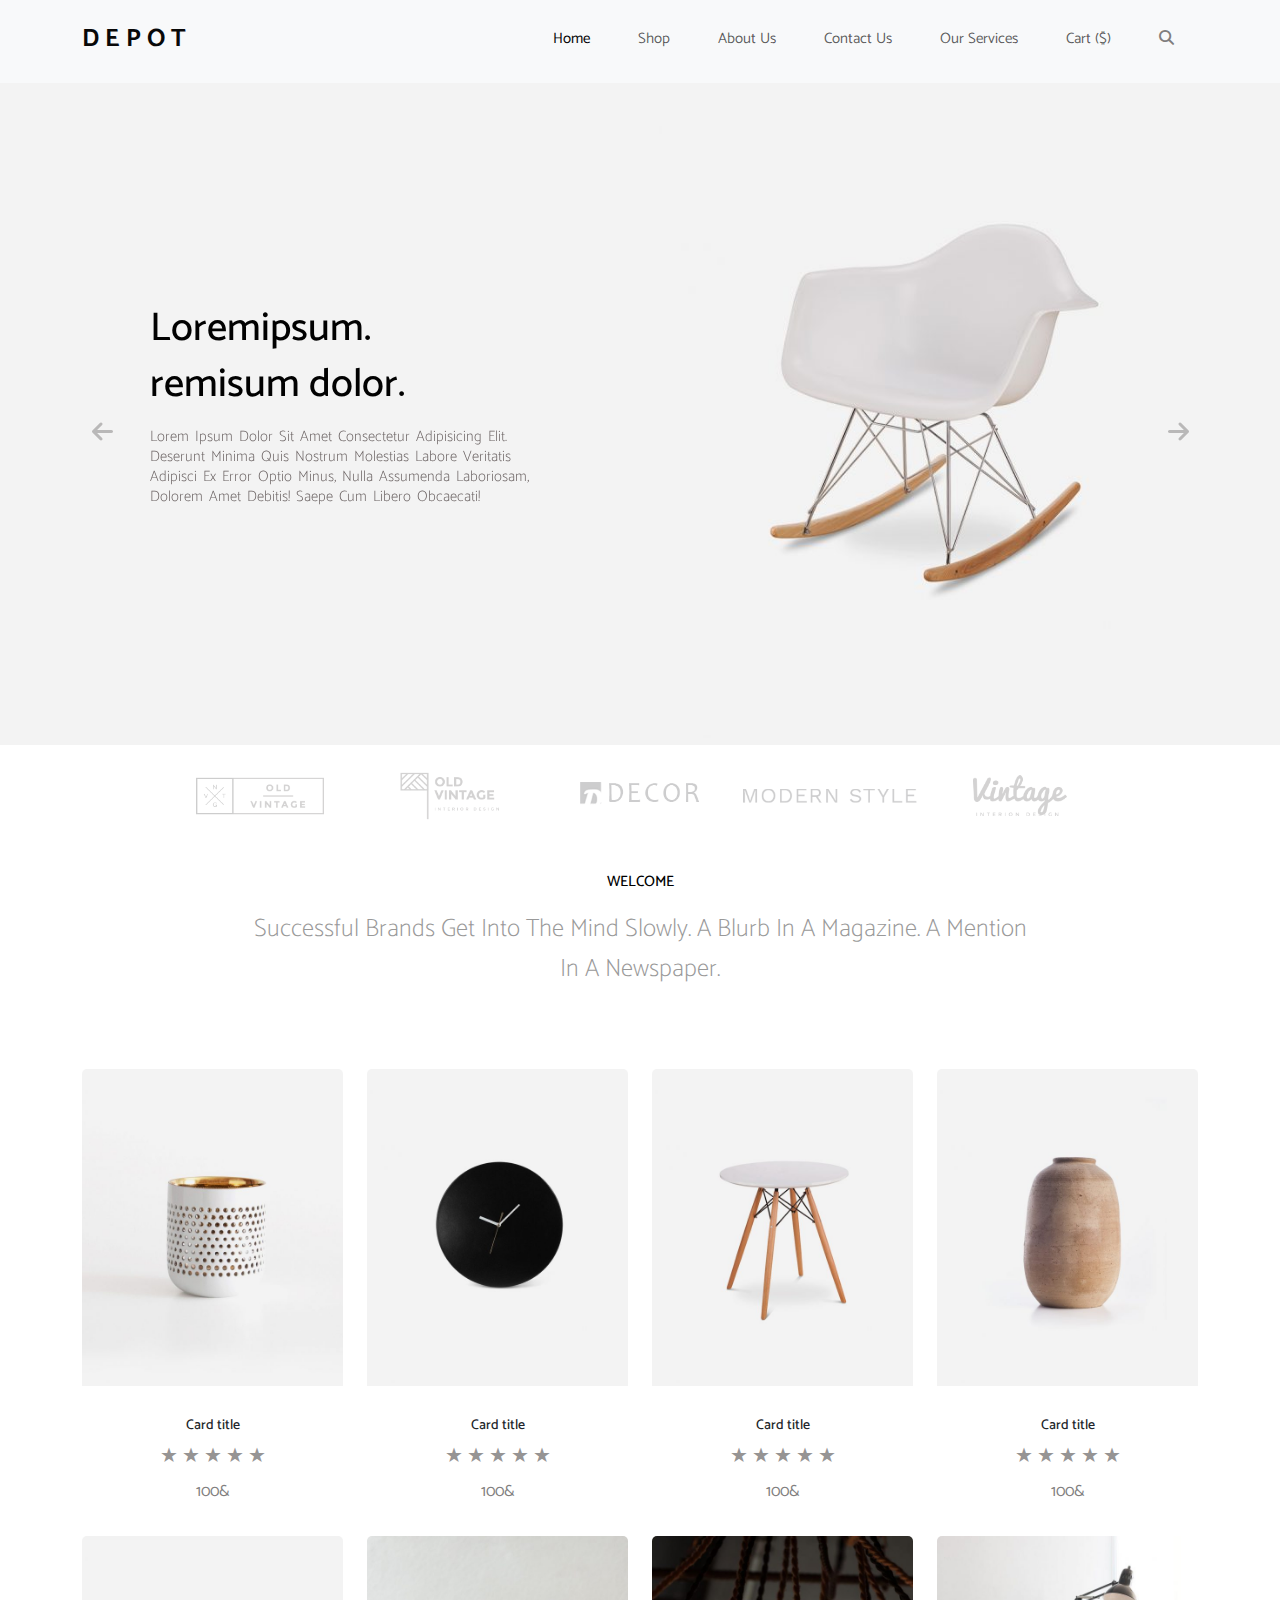
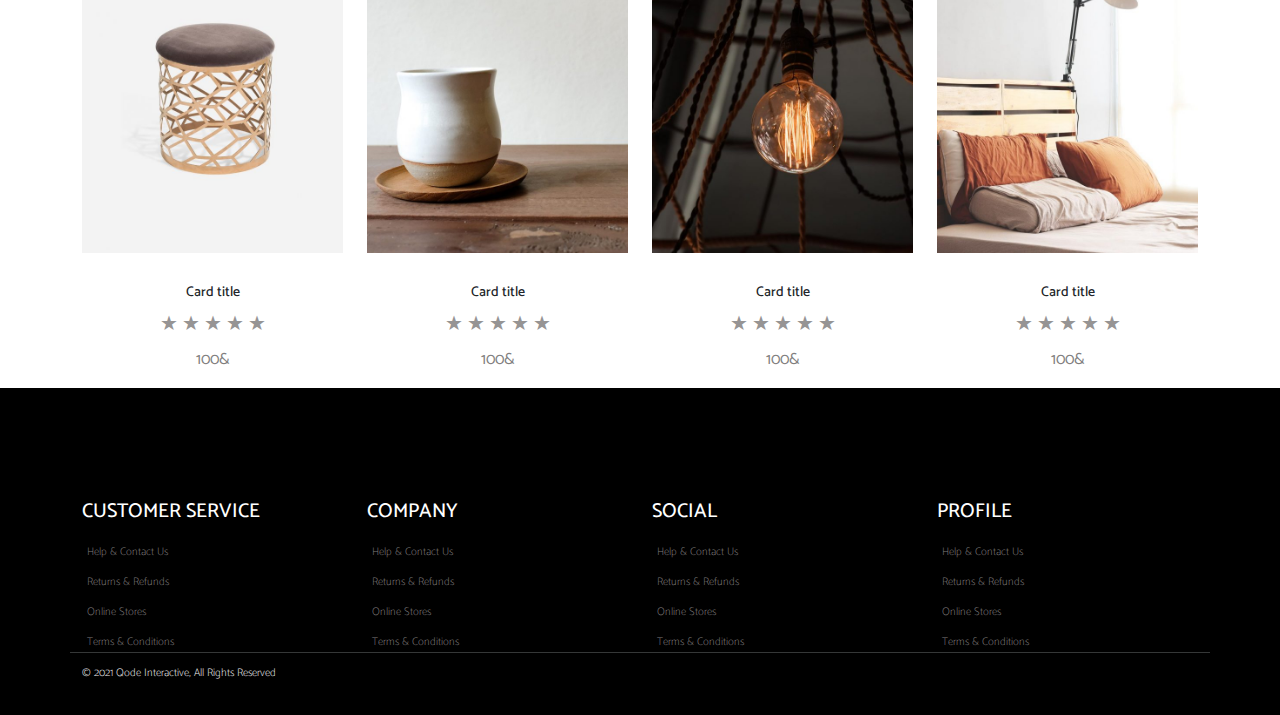
<file: index.html>
<!DOCTYPE html>
<html lang="en">
  <head>
    <meta charset="UTF-8" />
    <meta name="viewport" content="width=device-width, initial-scale=1.0" />
    <link
      rel="icon"
      href="https://depot.qodeinteractive.com/wp-content/uploads/2017/02/cropped-Favicon-150x150.png"
      sizes="32x32"
    />

    <!--google fonts-->
    <link rel="preconnect" href="https://fonts.googleapis.com" />
    <link rel="preconnect" href="https://fonts.gstatic.com" crossorigin />
    <link
      href="https://fonts.googleapis.com/css2?family=Catamaran:wght@400;800;900&display=swap"
      rel="stylesheet"
    />
    <!--bootstrap-->
    <link rel="stylesheet" href="vender/bootstrap/bootstrap.min.css" />
    <!--fontawsome-->
    <link rel="stylesheet" href="vender/fontawsome/all.min.css" />
    <!--coustom-->
    <link rel="stylesheet" href="assets/css/style.min.css" />
    <title>Depot</title>
  </head>

  <body>
    <!--start nav bar-->
    <nav
      class="navbar navbar-expand-lg bg-body-tertiary pt-1 sticky-top"
      id="navbar"
    >
      <div class="container">
        <a class="navbar-brand" href="#">D E P O T</a>
        <button
          class="navbar-toggler"
          type="button"
          data-bs-toggle="collapse"
          data-bs-target="#navbarNavDropdown"
          aria-controls="navbarNavDropdown"
          aria-expanded="false"
          aria-label="Toggle navigation"
        >
          <span class="navbar-toggler-icon"></span>
        </button>
        <div class="collapse navbar-collapse" id="navbarNavDropdown">
          <ul class="navbar-nav ms-auto">
            <li class="nav-item p-3">
              <a class="nav-link active" aria-current="page" href="index.html"
                >Home</a
              >
            </li>
            <li class="nav-item p-3">
              <a class="nav-link" href="shop.html">Shop</a>
            </li>
            <li class="nav-item p-3">
              <a class="nav-link" href="about.html">About Us</a>
            </li>
            <li class="nav-item p-3">
              <a class="nav-link" href="contact.html">Contact Us</a>
            </li>
            <li class="nav-item p-3">
              <a class="nav-link" href="services.html">Our Services</a>
            </li>
            <li class="nav-item p-3">
              <a class="nav-link" href="cart.html">Cart ($)</a>
            </li>
            <li class="nav-item p-3">
              <a class="nav-link" href="#"
                ><i class="fa-solid fa-magnifying-glass fa-beat"></i
              ></a>
            </li>
          </ul>
        </div>
      </div>
    </nav>
    <header class="header">
      <div class="header-slides">
        <div class="container">
          <div id="carouselExampleIndicators" class="carousel slide">
            <div class="carousel-indicators d-lg-none">
              <button
                type="button"
                data-bs-target="#carouselExampleIndicators"
                data-bs-slide-to="0"
                class="active"
                aria-current="true"
                aria-label="Slide 1"
              ></button>
              <button
                type="button"
                data-bs-target="#carouselExampleIndicators"
                data-bs-slide-to="1"
                aria-label="Slide 2"
              ></button>
              <button
                type="button"
                data-bs-target="#carouselExampleIndicators"
                data-bs-slide-to="2"
                aria-label="Slide 3"
              ></button>
            </div>
            <div class="carousel-inner">
              <div class="carousel-item active">
                <div class="row">
                  <div
                    class="col-sm-6 d-flex align-items-center justify-content-center flex-column"
                  >
                    <h3>Loremipsum.</h3>
                    <h4>remisum dolor.</h4>
                    <p>
                      Lorem ipsum dolor sit amet consectetur adipisicing elit.
                      Deserunt minima quis nostrum molestias labore veritatis
                      adipisci ex error optio minus, nulla assumenda laboriosam,
                      dolorem amet debitis! Saepe cum libero obcaecati!
                    </p>
                  </div>
                  <div class="col-sm-6">
                    <img
                      src="assets/img/home/h5-product-28-600x728 (1).jpg"
                      alt=""
                    />
                  </div>
                </div>
              </div>
              <div class="carousel-item">
                <div class="row">
                  <div
                    class="col-sm-6 d-flex align-items-center justify-content-center flex-column"
                  >
                    <h3>Loremipsum.</h3>
                    <h4>remisum dolor.</h4>
                    <p>
                      Lorem ipsum dolor sit amet consectetur adipisicing elit.
                      Deserunt minima quis nostrum molestias labore veritatis
                      adipisci ex error optio minus, nulla assumenda laboriosam,
                      dolorem amet debitis! Saepe cum libero obcaecati!
                    </p>
                  </div>
                  <div class="col-sm-6">
                    <img
                      src="assets/img/home/h4-product-27-600x728 (1).jpg"
                      alt=""
                    />
                  </div>
                </div>
              </div>
              <div class="carousel-item">
                <div class="row">
                  <div
                    class="col-sm-6 d-flex align-items-center justify-content-center flex-column"
                  >
                    <h3>Loremipsum.</h3>
                    <h4>remisum dolor.</h4>
                    <p>
                      Lorem ipsum dolor sit amet consectetur adipisicing elit.
                      Deserunt minima quis nostrum molestias labore veritatis
                      adipisci ex error optio minus, nulla assumenda laboriosam,
                      dolorem amet debitis! Saepe cum libero obcaecati!
                    </p>
                  </div>
                  <div class="col-sm-6">
                    <img
                      src="assets/img/home/h5-product-29-600x728 (1).jpg"
                      alt=""
                    />
                  </div>
                </div>
              </div>
            </div>
            <button
              class="carousel-control-prev custom-prev"
              type="button"
              data-bs-target="#carouselExampleIndicators"
              data-bs-slide="prev"
            >
              <span class="" aria-hidden="true"
                ><i class="fa-solid fa-arrow-left"></i
              ></span>
              <span class="visually-hidden">Previous</span>
            </button>
            <button
              class="carousel-control-next custom-next"
              type="button"
              data-bs-target="#carouselExampleIndicators"
              data-bs-slide="next"
            >
              <span class="" aria-hidden="true"
                ><i class="fa-solid fa-arrow-right"></i
              ></span>
              <span class="visually-hidden">Next</span>
            </button>
          </div>
        </div>
      </div>
      <div class="logo-section mb-5">
        <div class="container mt-4">
          <div class="row justify-content-center">
            <div class="col-2 position-relative image-container">
              <img class="img1" src="assets/img/home/client-8.png" alt="" />
              <img
                class="img2 position-absolute"
                src="assets/img/home/client-1h.png"
                alt=""
              />
            </div>
            <div class="col-2 position-relative image-container">
              <img class="img1" src="assets/img/home/client-1.png" alt="" />
              <img
                class="img2 position-absolute"
                src="assets/img/home/client-1h.png"
                alt=""
              />
            </div>
            <div class="col-2 position-relative image-container">
              <img class="img1" src="assets/img/home/client-2.png" alt="" />
              <img
                class="img2 position-absolute"
                src="assets/img/home/client-2h.png"
                alt=""
              />
            </div>
            <div class="col-2 position-relative image-container">
              <img class="img1" src="assets/img/home/client-3.png" alt="" />
              <img
                class="img2 position-absolute"
                src="assets/img/home/client-3h.png"
                alt=""
              />
            </div>
            <div class="col-2 position-relative image-container">
              <img class="img1" src="assets/img/home/client-4.png" alt="" />
              <img
                class="img2 position-absolute"
                src="assets/img/home/client-4h.png"
                alt=""
              />
            </div>
          </div>
        </div>
      </div>
      <div class="welcome">
        <div
          class="container p-5 d-flex justify-content-center align-items-center flex-column"
        >
          <h5 class="my-2">WELCOME</h5>
          <p>
            Successful brands get into the mind slowly. A blurb in a magazine. A
            mention in a newspaper.
          </p>
        </div>
      </div>
      <div class="home-products">
        <div class="container">
          <div class="row justify-content-center d-flex">
            <div class="card col-lg-3 col-md-4 text-center my-3 border-0">
              <div class="card-img">
                <img
                  src="assets/img/home/h1-product-7-600x728 (1).jpg"
                  class="card-img-top"
                  alt="..."
                />
                <div class="overlay-text">
                  <span>
                    <a class="d-inline-block look text-capitalize" href=""
                      >quick look
                    </a>
                    <a class="d-inline-block icon" href=""
                      ><i class="fa-solid fa-heart"></i></a
                  ></span>
                </div>
              </div>
              <div class="card-body my-3">
                <h5 class="card-title small">Card title</h5>
                <div class="star-rating">
                  <input type="radio" id="star5" name="rating" value="5" />
                  <label for="star5">&#9733;</label>
                  <input type="radio" id="star4" name="rating" value="4" />
                  <label for="star4">&#9733;</label>
                  <input type="radio" id="star3" name="rating" value="3" />
                  <label for="star3">&#9733;</label>
                  <input type="radio" id="star2" name="rating" value="2" />
                  <label for="star2">&#9733;</label>
                  <input type="radio" id="star1" name="rating" value="1" />
                  <label for="star1">&#9733;</label>
                </div>
                <a href="#" class="default-link">100&</a>
                <a href="#" class="hover-link">Add to cart</a>
              </div>
            </div>
            <div class="card col-lg-3 col-md-4 text-center my-3 border-0">
              <div class="card-img">
                <img
                  src="assets/img/home/h1-product-5-600x728 (1).jpg"
                  class="card-img-top"
                  alt="..."
                />
                <div class="overlay-text">
                  <span>
                    <a class="d-inline-block look text-capitalize" href=""
                      >quick look
                    </a>
                    <a class="d-inline-block icon" href=""
                      ><i class="fa-solid fa-heart"></i></a
                  ></span>
                </div>
              </div>
              <div class="card-body my-3">
                <h5 class="card-title small">Card title</h5>
                <div class="star-rating">
                  <input type="radio" id="star5" name="rating" value="5" />
                  <label for="star5">&#9733;</label>
                  <input type="radio" id="star4" name="rating" value="4" />
                  <label for="star4">&#9733;</label>
                  <input type="radio" id="star3" name="rating" value="3" />
                  <label for="star3">&#9733;</label>
                  <input type="radio" id="star2" name="rating" value="2" />
                  <label for="star2">&#9733;</label>
                  <input type="radio" id="star1" name="rating" value="1" />
                  <label for="star1">&#9733;</label>
                </div>
                <a href="#" class="default-link">100&</a>
                <a href="#" class="hover-link">Add to cart</a>
              </div>
            </div>
            <div class="card col-lg-3 col-md-4 text-center my-3 border-0">
              <div class="card-img">
                <img
                  src="assets/img/home/h1-product-4-600x728 (1).jpg"
                  class="card-img-top"
                  alt="..."
                />
                <div class="overlay-text">
                  <span>
                    <a class="d-inline-block look text-capitalize" href=""
                      >quick look
                    </a>
                    <a class="d-inline-block icon" href=""
                      ><i class="fa-solid fa-heart"></i></a
                  ></span>
                </div>
              </div>
              <div class="card-body my-3">
                <h5 class="card-title small">Card title</h5>
                <div class="star-rating">
                  <input type="radio" id="star5" name="rating" value="5" />
                  <label for="star5">&#9733;</label>
                  <input type="radio" id="star4" name="rating" value="4" />
                  <label for="star4">&#9733;</label>
                  <input type="radio" id="star3" name="rating" value="3" />
                  <label for="star3">&#9733;</label>
                  <input type="radio" id="star2" name="rating" value="2" />
                  <label for="star2">&#9733;</label>
                  <input type="radio" id="star1" name="rating" value="1" />
                  <label for="star1">&#9733;</label>
                </div>
                <a href="#" class="default-link">100&</a>
                <a href="#" class="hover-link">Add to cart</a>
              </div>
            </div>
            <div class="card col-lg-3 col-md-4 text-center my-3 border-0">
              <div class="card-img">
                <img
                  src="assets/img/home/h5-product-29-600x728 (1).jpg"
                  class="card-img-top"
                  alt="..."
                />
                <div class="overlay-text">
                  <span>
                    <a class="d-inline-block look text-capitalize" href=""
                      >quick look
                    </a>
                    <a class="d-inline-block icon" href=""
                      ><i class="fa-solid fa-heart"></i></a
                  ></span>
                </div>
              </div>
              <div class="card-body my-3">
                <h5 class="card-title small">Card title</h5>
                <div class="star-rating">
                  <input type="radio" id="star5" name="rating" value="5" />
                  <label for="star5">&#9733;</label>
                  <input type="radio" id="star4" name="rating" value="4" />
                  <label for="star4">&#9733;</label>
                  <input type="radio" id="star3" name="rating" value="3" />
                  <label for="star3">&#9733;</label>
                  <input type="radio" id="star2" name="rating" value="2" />
                  <label for="star2">&#9733;</label>
                  <input type="radio" id="star1" name="rating" value="1" />
                  <label for="star1">&#9733;</label>
                </div>
                <a href="#" class="default-link">100&</a>
                <a href="#" class="hover-link">Add to cart</a>
              </div>
            </div>
            <div class="card col-lg-3 col-md-4 text-center my-3 border-0">
              <div class="card-img">
                <img
                  src="assets/img/products/h4-product-27-600x728.jpg"
                  class="card-img-top"
                  alt="..."
                />
                <div class="overlay-text">
                  <span>
                    <a class="d-inline-block look text-capitalize" href=""
                      >quick look
                    </a>
                    <a class="d-inline-block icon" href=""
                      ><i class="fa-solid fa-heart"></i></a
                  ></span>
                </div>
              </div>
              <div class="card-body my-3">
                <h5 class="card-title small">Card title</h5>
                <div class="star-rating">
                  <input type="radio" id="star5" name="rating" value="5" />
                  <label for="star5">&#9733;</label>
                  <input type="radio" id="star4" name="rating" value="4" />
                  <label for="star4">&#9733;</label>
                  <input type="radio" id="star3" name="rating" value="3" />
                  <label for="star3">&#9733;</label>
                  <input type="radio" id="star2" name="rating" value="2" />
                  <label for="star2">&#9733;</label>
                  <input type="radio" id="star1" name="rating" value="1" />
                  <label for="star1">&#9733;</label>
                </div>
                <a href="#" class="default-link">100&</a>
                <a href="#" class="hover-link">Add to cart</a>
              </div>
            </div>
            <div class="card col-lg-3 col-md-4 text-center my-3 border-0">
              <div class="card-img">
                <img
                  src="assets/img/prouducts2/h6-product-48-600x728.jpg"
                  class="card-img-top"
                  alt="..."
                />
                <div class="overlay-text">
                  <span>
                    <a class="d-inline-block look text-capitalize" href=""
                      >quick look
                    </a>
                    <a class="d-inline-block icon" href=""
                      ><i class="fa-solid fa-heart"></i></a
                  ></span>
                </div>
              </div>
              <div class="card-body my-3">
                <h5 class="card-title small">Card title</h5>
                <div class="star-rating">
                  <input type="radio" id="star5" name="rating" value="5" />
                  <label for="star5">&#9733;</label>
                  <input type="radio" id="star4" name="rating" value="4" />
                  <label for="star4">&#9733;</label>
                  <input type="radio" id="star3" name="rating" value="3" />
                  <label for="star3">&#9733;</label>
                  <input type="radio" id="star2" name="rating" value="2" />
                  <label for="star2">&#9733;</label>
                  <input type="radio" id="star1" name="rating" value="1" />
                  <label for="star1">&#9733;</label>
                </div>
                <a href="#" class="default-link">100&</a>
                <a href="#" class="hover-link">Add to cart</a>
              </div>
            </div>
            <div class="card col-lg-3 col-md-4 text-center my-3 border-0">
              <div class="card-img">
                <img
                  src="assets/img/prouducts2/h6-product-47-600x728.jpg"
                  class="card-img-top"
                  alt="..."
                />
                <div class="overlay-text">
                  <span>
                    <a class="d-inline-block look text-capitalize" href=""
                      >quick look
                    </a>
                    <a class="d-inline-block icon" href=""
                      ><i class="fa-solid fa-heart"></i></a
                  ></span>
                </div>
              </div>
              <div class="card-body my-3">
                <h5 class="card-title small">Card title</h5>
                <div class="star-rating">
                  <input type="radio" id="star5" name="rating" value="5" />
                  <label for="star5">&#9733;</label>
                  <input type="radio" id="star4" name="rating" value="4" />
                  <label for="star4">&#9733;</label>
                  <input type="radio" id="star3" name="rating" value="3" />
                  <label for="star3">&#9733;</label>
                  <input type="radio" id="star2" name="rating" value="2" />
                  <label for="star2">&#9733;</label>
                  <input type="radio" id="star1" name="rating" value="1" />
                  <label for="star1">&#9733;</label>
                </div>
                <a href="#" class="default-link">100&</a>
                <a href="#" class="hover-link">Add to cart</a>
              </div>
            </div>
            <div class="card col-lg-3 col-md-4 text-center my-3 border-0">
              <div class="card-img">
                <img
                  src="assets/img/prouducts2/h6-product-46-600x728.jpg"
                  class="card-img-top"
                  alt="..."
                />
                <div class="overlay-text">
                  <span>
                    <a class="d-inline-block look text-capitalize" href=""
                      >quick look
                    </a>
                    <a class="d-inline-block icon" href=""
                      ><i class="fa-solid fa-heart"></i></a
                  ></span>
                </div>
              </div>
              <div class="card-body my-3">
                <h5 class="card-title small">Card title</h5>
                <div class="star-rating">
                  <input type="radio" id="star5" name="rating" value="5" />
                  <label for="star5">&#9733;</label>
                  <input type="radio" id="star4" name="rating" value="4" />
                  <label for="star4">&#9733;</label>
                  <input type="radio" id="star3" name="rating" value="3" />
                  <label for="star3">&#9733;</label>
                  <input type="radio" id="star2" name="rating" value="2" />
                  <label for="star2">&#9733;</label>
                  <input type="radio" id="star1" name="rating" value="1" />
                  <label for="star1">&#9733;</label>
                </div>
                <a href="#" class="default-link">100&</a>
                <a href="#" class="hover-link">Add to cart</a>
              </div>
            </div>
          </div>
        </div>
      </div>
    </header>

    <!--end nav bar-->
    <!-- start footer-->
    <footer class="footer pb-3">
      <div class="container">
        <div class="row">
          <div class="col-md-3">
            <h5>CUSTOMER SERVICE</h5>
            <a class="linkes" href=""><span>Help & Contact Us </span></a>
            <a class="linkes" href=""><span>Returns & Refunds </span></a>
            <a class="linkes" href=""><span>Online Stores </span></a>
            <a class="linkes" href=""> <span>Terms & Conditions </span></a>
          </div>
          <div class="col-md-3">
            <h5>COMPANY</h5>
            <a class="linkes" href=""><span>Help & Contact Us </span></a>
            <a class="linkes" href=""><span>Returns & Refunds </span></a>
            <a class="linkes" href=""><span>Online Stores </span></a>
            <a class="linkes" href=""><span>Terms & Conditions </span></a>
          </div>
          <div class="col-md-3">
            <h5>SOCIAL</h5>
            <a class="linkes" href=""><span>Help & Contact Us </span></a>
            <a class="linkes" href=""><span>Returns & Refunds </span></a>
            <a class="linkes" href=""><span>Online Stores </span></a>
            <a class="linkes" href=""><span>Terms & Conditions </span></a>
          </div>
          <div class="col-md-3">
            <h5>PROFILE</h5>
            <a class="linkes" href=""><span>Help & Contact Us </span></a>
            <a class="linkes" href=""><span>Returns & Refunds </span></a>
            <a class="linkes" href=""><span>Online Stores </span></a>
            <a class="linkes" href=""><span>Terms & Conditions </span></a>
          </div>
        </div>
        <p>© 2021 Qode Interactive, All Rights Reserved</p>
      </div>
    </footer>
    <!--end footer-->
    <button id="scrollToTopBtn" onclick="scrollToTop()"><i class="fa-solid fa-chevron-up"></i></button>

    <script src="assets/js/main.js"></script>
    <script src="./vender/bootstrap/bootstrap.bundle.min.js"></script>
  </body>
</html>
</file>
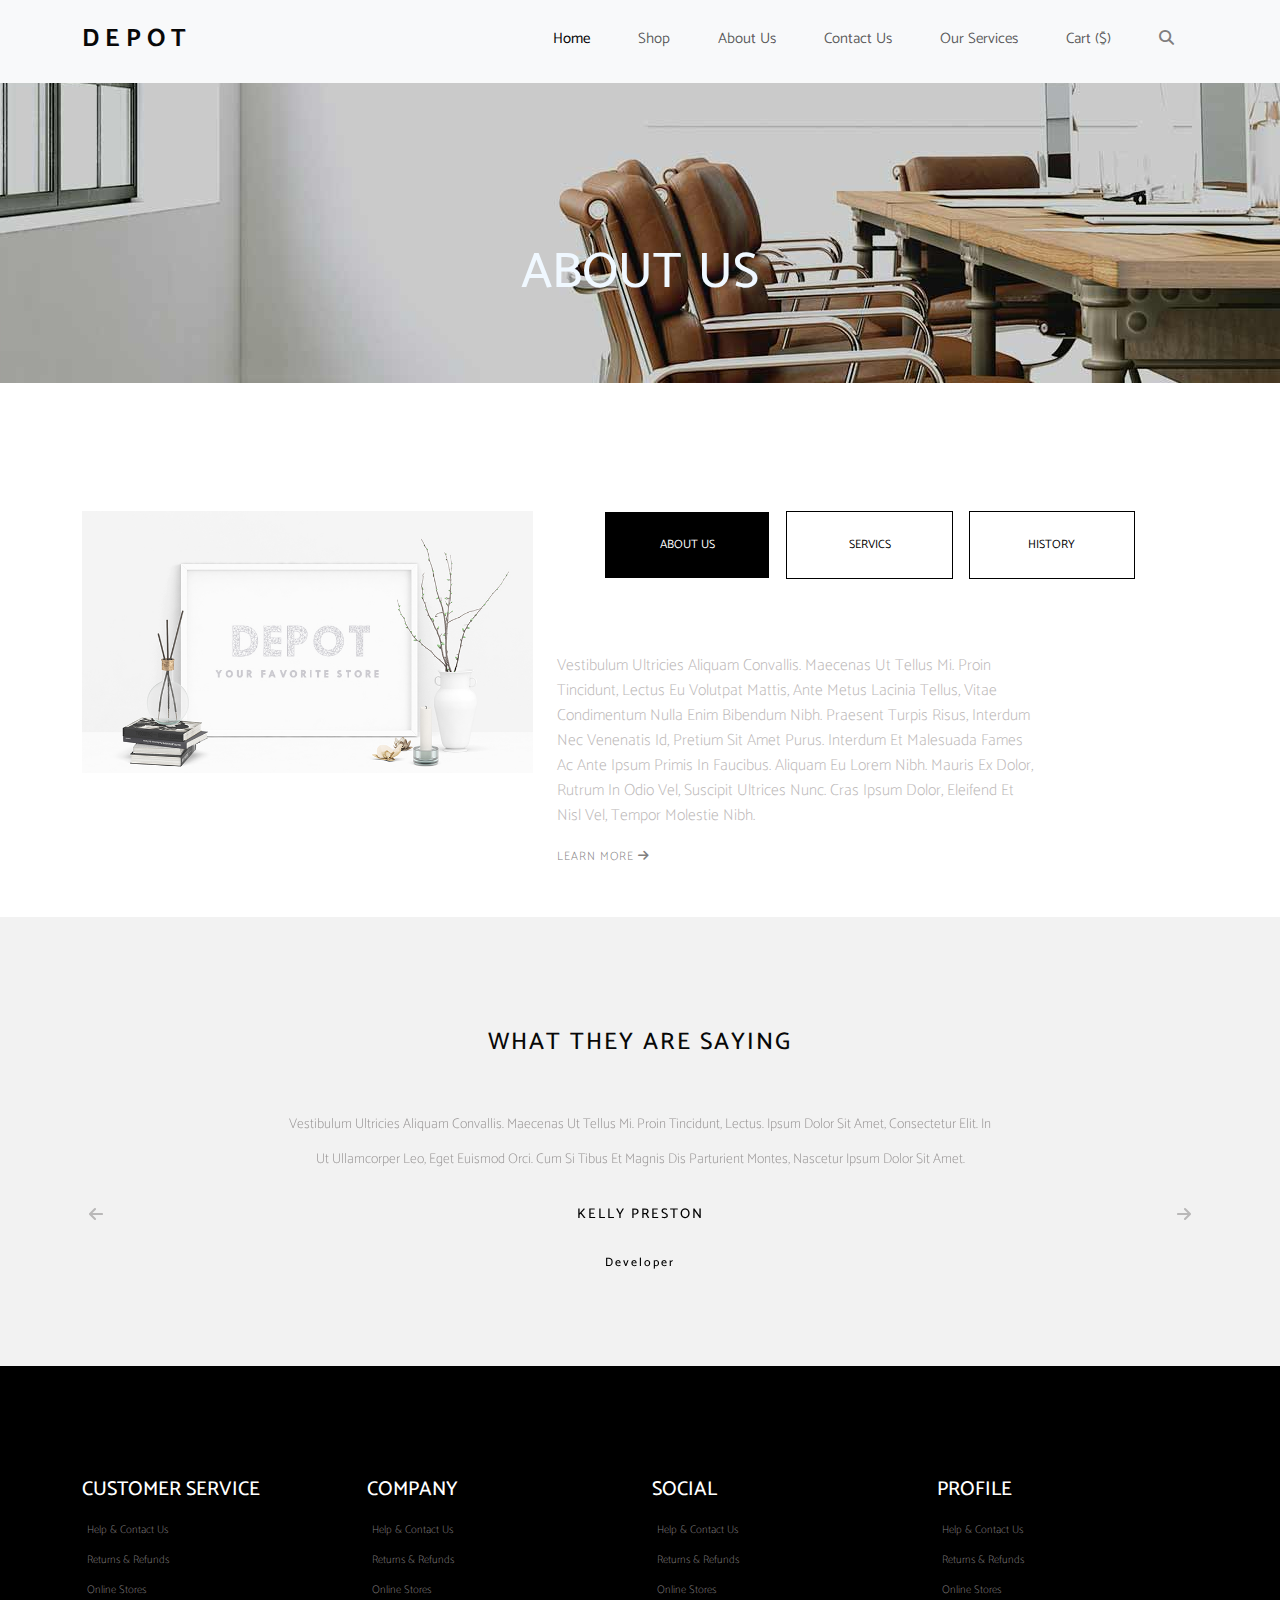
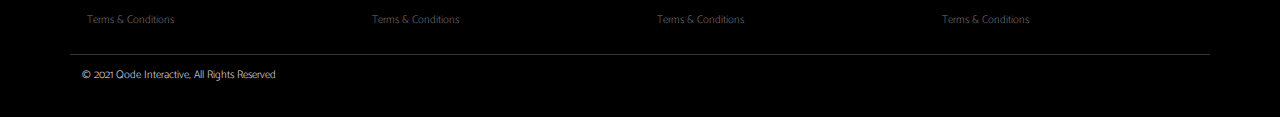
<file: about.html>
<!DOCTYPE html>
<html lang="en">
  <head>
    <meta charset="UTF-8" />
    <meta name="viewport" content="width=device-width, initial-scale=1.0" />
    <link
      rel="icon"
      href="https://depot.qodeinteractive.com/wp-content/uploads/2017/02/cropped-Favicon-150x150.png"
      sizes="32x32"
    />

    <!--google fonts-->
    <link rel="preconnect" href="https://fonts.googleapis.com" />
    <link rel="preconnect" href="https://fonts.gstatic.com" crossorigin />
    <link
      href="https://fonts.googleapis.com/css2?family=Catamaran:wght@400;800;900&display=swap"
      rel="stylesheet"
    />
    <!--bootstrap-->
    <link rel="stylesheet" href="vender/bootstrap/bootstrap.min.css" />
    <!--fontawsome-->
    <link rel="stylesheet" href="vender/fontawsome/all.min.css" />
    <!--coustom-->
    <link rel="stylesheet" href="assets/css/style.min.css" />
    <title>ABOUT</title>
  </head>

  <body>
    <nav
    class="navbar navbar-expand-lg bg-body-tertiary pt-1 sticky-top"
    id="navbar"
  >
    <div class="container">
      <a class="navbar-brand" href="#">D E P O T</a>
      <button
        class="navbar-toggler"
        type="button"
        data-bs-toggle="collapse"
        data-bs-target="#navbarNavDropdown"
        aria-controls="navbarNavDropdown"
        aria-expanded="false"
        aria-label="Toggle navigation"
      >
        <span class="navbar-toggler-icon"></span>
      </button>
      <div class="collapse navbar-collapse" id="navbarNavDropdown">
        <ul class="navbar-nav ms-auto">
          <li class="nav-item p-3">
            <a class="nav-link active" aria-current="page" href="index.html">Home</a>
          </li>
          <li class="nav-item p-3">
            <a class="nav-link" href="shop.html">Shop</a>
          </li>
          <li class="nav-item p-3">
            <a class="nav-link" href="about.html">About Us</a>
          </li>
          <li class="nav-item p-3">
            <a class="nav-link" href="contact.html">Contact Us</a>
          </li>
          <li class="nav-item p-3">
            <a class="nav-link" href="services.html">Our Services</a>
          </li>
          <li class="nav-item p-3">
            <a class="nav-link" href="cart.html">Cart ($)</a>
          </li>
          <li class="nav-item p-3">
            <a class="nav-link" href="#"
              ><i class="fa-solid fa-magnifying-glass fa-beat"></i
            ></a>
          </li>
          
        </ul>
      </div>
    </div>
  </nav>
    <div class="about" id="about">
      <div class="title justify-content-center align-items-center d-flex">
        <h2>About us</h2>
      </div>

      <div class="container">
        <div class="about-content">
          <div class="row">
            <div class="col-md-5">
              <img
                src="assets/img/about/about-img-1.jpg"
                class="img-fluid"
                alt=""
              />
            </div>
            <div class="col-md-7">
              <nav>
                <div
                  class="nav nav-tabs justify-content-center mb-5 row border-0"
                  id="nav-tab"
                  role="tablist"
                >
                  <button
                    class="nav-link active me-3 col-md-3 py-4 px-4"
                    id="nav-home-tab"
                    data-bs-toggle="tab"
                    data-bs-target="#nav-home"
                    type="button"
                    role="tab"
                    aria-controls="nav-home"
                    aria-selected="true"
                  >
                    about us
                  </button>
                  <button
                    class="nav-link me-3 col-md-3 py-4 px-4"
                    id="nav-profile-tab"
                    data-bs-toggle="tab"
                    data-bs-target="#nav-profile"
                    type="button"
                    role="tab"
                    aria-controls="nav-profile"
                    aria-selected="false"
                  >
                    servics
                  </button>
                  <button
                    class="nav-link me-3 col-md-3 py-4 px-4"
                    id="nav-contact-tab"
                    data-bs-toggle="tab"
                    data-bs-target="#nav-contact"
                    type="button"
                    role="tab"
                    aria-controls="nav-contact"
                    aria-selected="false"
                  >
                    history
                  </button>
                </div>
              </nav>
              <div class="tab-content" id="nav-tabContent">
                <div
                  class="tab-pane fade show active"
                  id="nav-home"
                  role="tabpanel"
                  aria-labelledby="nav-home-tab"
                  tabindex="0"
                >
                  <p>
                    Vestibulum ultricies aliquam convallis. Maecenas ut tellus
                    mi. Proin tincidunt, lectus eu volutpat mattis, ante metus
                    lacinia tellus, vitae condimentum nulla enim bibendum nibh.
                    Praesent turpis risus, interdum nec venenatis id, pretium
                    sit amet purus. Interdum et malesuada fames ac ante ipsum
                    primis in faucibus. Aliquam eu lorem nibh. Mauris ex dolor,
                    rutrum in odio vel, suscipit ultrices nunc. Cras ipsum
                    dolor, eleifend et nisl vel, tempor molestie nibh.
                  </p>
                </div>
                <div
                  class="tab-pane fade"
                  id="nav-profile"
                  role="tabpanel"
                  aria-labelledby="nav-profile-tab"
                  tabindex="0"
                >
                  <p>
                    Donec volutpat leo turpis, vel accumsan nunc convallis id.
                    Vestibulum ultricies aliquam convallis. Maecenas ut tellus
                    mi. Proin tincidunt, lectus eu volutpat mattis, ante metus
                    lacinia tellus, vitae condimentum nulla enim bibendum nibh.
                    Cras ipsum dolor, eleifend et nisl vel, tempor molestie
                    nibh. In hac habitasse platea dictumst. Praesent turpis
                    risus, interdum nec venenatis id, pretium sit amet purus.
                    Interdum et malesuada fames ac ante ipsum primis. Proin nec.
                  </p>
                </div>
                <div
                  class="tab-pane fade"
                  id="nav-contact"
                  role="tabpanel"
                  aria-labelledby="nav-contact-tab"
                  tabindex="0"
                >
                  <p>
                    Cras ipsum dolor, eleifend et nisl vel, tempor molestie
                    nibh. In hac habitasse platea dictumst. Proin nec blandit
                    ligula. Donec volutpat leo turpis, vel accumsan nunc
                    convallis id. Vestibulum ultricies aliquam convallis.
                    Maecenas ut tellus mi. Proin tincidunt, lectus eu volutpat
                    mattis, ante metus lacinia tellus, vitae condimentum nulla
                    enim bibendum nibh. Praesent turpis risus, interdum nec
                    venenatis id, pretium sit amet purus. Interdum et malesuada
                    fames ac ante ipsum.
                  </p>
                </div>
              </div>
              <a class="learn-more" href=""
                ><span>learn more </span><i class="fa-solid fa-arrow-right"></i
              ></a>
            </div>
          </div>
        </div>
      </div>
      <div class="what-saying mt-5">
        <div class="title2 text-center pt-3">
          <h2>what they are saying</h2>
        </div>
        <div
          id="carouselExampleControlsNoTouching"
          class="carousel slide"
          data-bs-touch="false"
        >
          <div class="carousel-inner text-center">
            <div class="carousel-item active">
              <div
                class="carousel-info d-flex justify-content-center align-items-center flex-column"
              >
                <p>
                  Vestibulum ultricies aliquam convallis. Maecenas ut tellus mi.
                  Proin tincidunt, lectus. ipsum dolor sit amet, consectetur
                  elit. In ut ullamcorper leo, eget euismod orci. Cum si tibus
                  et magnis dis parturient montes, nascetur ipsum dolor sit
                  amet.
                </p>
                <h4>KELLY PRESTON</h4>
                <h5>Developer</h5>
              </div>
            </div>
            <div class="carousel-item">
              <div
                class="carousel-info d-flex justify-content-center align-items-center flex-column"
              >
                <p>
                  Cum sociis natoque penatibus magnis dis parturienmontes,
                  nasceturridiculus musestibulum ultricies aliquam convallis.
                  Lorem ipsum dolor sit amet, consectetur a elit. In ut
                  ullamcorper leo, eget euismod orci aliquenenan penatibus dis
                  parturienmontes ultricies.
                </p>
                <h4>CHRISTINE PARKER</h4>
                <h5>UX Designer</h5>
              </div>
            </div>
            <div class="carousel-item">
              <div
                class="carousel-info d-flex d-flex justify-content-center align-items-center flex-column"
              >
                <p>
                  Lorem ipsum dolor sit amet, consectetur a elit. In ut
                  ullamcorper leo, eget euismod orci. Cum sociis natoque
                  penatibus magnis dis parturienmontes, nasceturridiculus
                  musestibulum ultricies aliquam convallis nibhelit penatibus
                  magnis dis parturie eget.
                </p>
                <h4>MASON ROBINSON</h4>
                <h5>Analyst</h5>
              </div>
            </div>
          </div>
          <button
            class="carousel-control-prev"
            type="button"
            data-bs-target="#carouselExampleControlsNoTouching"
            data-bs-slide="prev"
          >
            <span class="text-black-50" aria-hidden="true"
              ><i class="fa-solid fa-arrow-left"></i
            ></span>
            <span class="visually-hidden">Previous</span>
          </button>
          <button
            class="carousel-control-next"
            type="button"
            data-bs-target="#carouselExampleControlsNoTouching"
            data-bs-slide="next"
          >
            <span class="text-black-50" aria-hidden="true"
              ><i class="fa-solid fa-arrow-right"></i
            ></span>
            <span class="visually-hidden">Next</span>
          </button>
        </div>
      </div>
    </div>
    <footer class="footer pb-3">
      <div class="container">
        <div class="row">
          <div class="col-md-3 mb-4">
            <h5>CUSTOMER SERVICE</h5>
            <a class="linkes" href=""><span>Help & Contact Us </span></a>
            <a class="linkes" href=""><span>Returns & Refunds </span></a>
            <a class="linkes" href=""><span>Online Stores </span></a>
            <a class="linkes" href=""> <span>Terms & Conditions </span></a>
          </div>
          <div class="col-md-3 mb-4">
            <h5>COMPANY</h5>
            <a class="linkes" href=""><span>Help & Contact Us </span></a>
            <a class="linkes" href=""><span>Returns & Refunds </span></a>
            <a class="linkes" href=""><span>Online Stores </span></a>
            <a class="linkes" href=""><span>Terms & Conditions </span></a>
          </div>
          <div class="col-md-3 mb-4">
            <h5>SOCIAL</h5>
            <a class="linkes" href=""><span>Help & Contact Us </span></a>
            <a class="linkes" href=""><span>Returns & Refunds </span></a>
            <a class="linkes" href=""><span>Online Stores </span></a>
            <a class="linkes" href=""><span>Terms & Conditions </span></a>
          </div>
          <div class="col-md-3 mb-4">
            <h5>PROFILE</h5>
            <a class="linkes" href=""><span>Help & Contact Us </span></a>
            <a class="linkes" href=""><span>Returns & Refunds </span></a>
            <a class="linkes" href=""><span>Online Stores </span></a>
            <a class="linkes" href=""><span>Terms & Conditions </span></a>
          </div>
        </div>
        <p>© 2021 Qode Interactive, All Rights Reserved</p>
      </div>
    </footer>
    <button id="scrollToTopBtn" onclick="scrollToTop()"><i class="fa-solid fa-chevron-up"></i></button>

    <script src="./vender/bootstrap/bootstrap.bundle.min.js"></script>
    <script src="./assets/js/main.js"></script>
  </body>
</html>
</file>
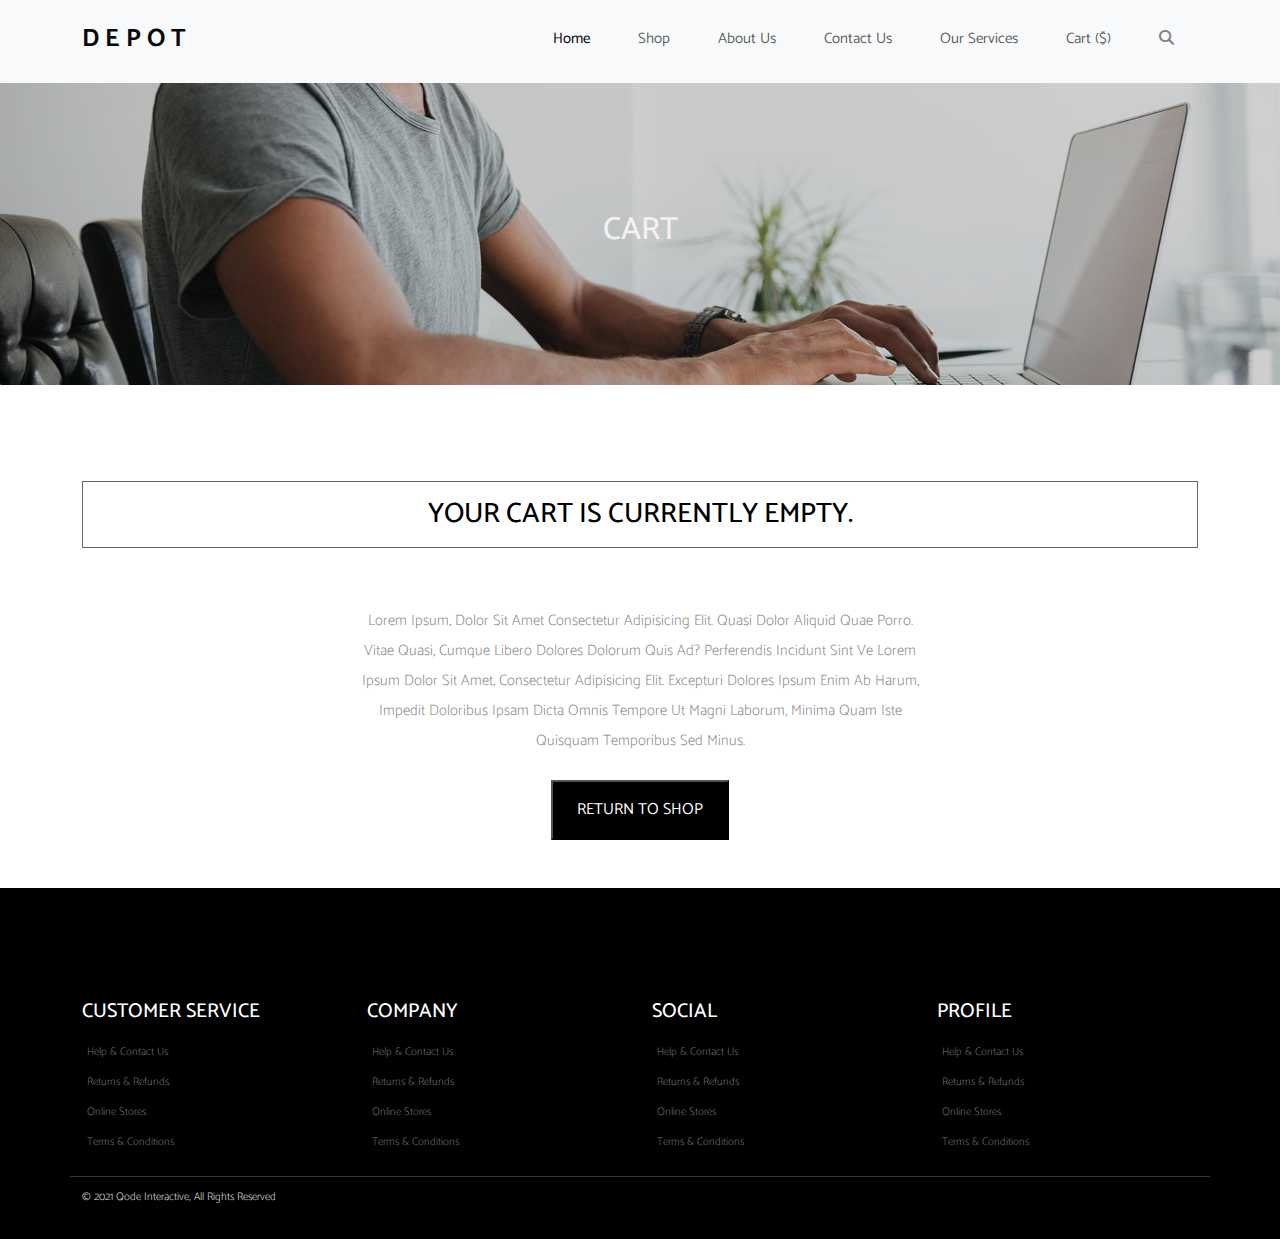
<file: cart.html>
<!DOCTYPE html>
<html lang="en">
  <head>
    <meta charset="UTF-8" />
    <meta name="viewport" content="width=device-width, initial-scale=1.0" />
    <link
      rel="icon"
      href="https://depot.qodeinteractive.com/wp-content/uploads/2017/02/cropped-Favicon-150x150.png"
      sizes="32x32"
    />

    <!--google fonts-->
    <link rel="preconnect" href="https://fonts.googleapis.com" />
    <link rel="preconnect" href="https://fonts.gstatic.com" crossorigin />
    <link
      href="https://fonts.googleapis.com/css2?family=Catamaran:wght@400;800;900&display=swap"
      rel="stylesheet"
    />
    <!--bootstrap-->
    <link rel="stylesheet" href="vender/bootstrap/bootstrap.min.css" />
    <!--fontawsome-->
    <link rel="stylesheet" href="vender/fontawsome/all.min.css" />
    <!--coustom-->
    <link rel="stylesheet" href="assets/css/style.min.css" />
    <title>CART</title>
  </head>
  <body>
    <nav
      class="navbar navbar-expand-lg bg-body-tertiary pt-1 sticky-top"
      id="navbar"
    >
      <div class="container">
        <a class="navbar-brand" href="#">D E P O T</a>
        <button
          class="navbar-toggler"
          type="button"
          data-bs-toggle="collapse"
          data-bs-target="#navbarNavDropdown"
          aria-controls="navbarNavDropdown"
          aria-expanded="false"
          aria-label="Toggle navigation"
        >
          <span class="navbar-toggler-icon"></span>
        </button>
        <div class="collapse navbar-collapse" id="navbarNavDropdown">
          <ul class="navbar-nav ms-auto">
            <li class="nav-item p-3">
              <a class="nav-link active" aria-current="page" href="index.html"
                >Home</a
              >
            </li>
            <li class="nav-item p-3">
              <a class="nav-link" href="shop.html">Shop</a>
            </li>
            <li class="nav-item p-3">
              <a class="nav-link" href="about.html">About Us</a>
            </li>
            <li class="nav-item p-3">
              <a class="nav-link" href="contact.html">Contact Us</a>
            </li>
            <li class="nav-item p-3">
              <a class="nav-link" href="services.html">Our Services</a>
            </li>
            <li class="nav-item p-3">
              <a class="nav-link" href="cart.html">Cart ($)</a>
            </li>
            <li class="nav-item p-3">
              <a class="nav-link" href="#"
                ><i class="fa-solid fa-magnifying-glass fa-beat"></i
              ></a>
            </li>
          </ul>
        </div>
      </div>
    </nav>
    <div class="cart" id="cart">
      <div class="title d-flex justify-content-center">
        <h2>CART</h2>
      </div>
      <div class="container">
        <div
          class="d-flex justify-content-center align-items-center flex-column mt-5"
        >
          <h3 class="my-5 text-black">YOUR CART IS CURRENTLY EMPTY.</h3>
          <p class="w-50 text-center">
            Lorem ipsum, dolor sit amet consectetur adipisicing elit. Quasi
            dolor aliquid quae porro. Vitae quasi, cumque libero dolores dolorum
            quis ad? Perferendis incidunt sint ve Lorem ipsum dolor sit amet,
            consectetur adipisicing elit. Excepturi dolores ipsum enim ab harum,
            impedit doloribus ipsam dicta omnis tempore ut magni laborum, minima
            quam iste quisquam temporibus sed minus.
          </p>
          <button class="py-3 px-4 mt-2 mb-5 text-white">RETURN TO SHOP</button>
        </div>
      </div>
    </div>
    <button id="scrollToTopBtn" onclick="scrollToTop()">^</button>

    <footer class="footer pb-3">
      <div class="container">
        <div class="row">
          <div class="col-md-3 mb-4">
            <h5>CUSTOMER SERVICE</h5>
            <a class="linkes" href=""><span>Help & Contact Us </span></a>
            <a class="linkes" href=""><span>Returns & Refunds </span></a>
            <a class="linkes" href=""><span>Online Stores </span></a>
            <a class="linkes" href=""> <span>Terms & Conditions </span></a>
          </div>
          <div class="col-md-3 mb-4">
            <h5>COMPANY</h5>
            <a class="linkes" href=""><span>Help & Contact Us </span></a>
            <a class="linkes" href=""><span>Returns & Refunds </span></a>
            <a class="linkes" href=""><span>Online Stores </span></a>
            <a class="linkes" href=""><span>Terms & Conditions </span></a>
          </div>
          <div class="col-md-3 mb-4">
            <h5>SOCIAL</h5>
            <a class="linkes" href=""><span>Help & Contact Us </span></a>
            <a class="linkes" href=""><span>Returns & Refunds </span></a>
            <a class="linkes" href=""><span>Online Stores </span></a>
            <a class="linkes" href=""><span>Terms & Conditions </span></a>
          </div>
          <div class="col-md-3 mb-4">
            <h5>PROFILE</h5>
            <a class="linkes" href=""><span>Help & Contact Us </span></a>
            <a class="linkes" href=""><span>Returns & Refunds </span></a>
            <a class="linkes" href=""><span>Online Stores </span></a>
            <a class="linkes" href=""><span>Terms & Conditions </span></a>
          </div>
        </div>
        <p>© 2021 Qode Interactive, All Rights Reserved</p>
      </div>
    </footer>
    <button id="scrollToTopBtn" onclick="scrollToTop()"><i class="fa-solid fa-chevron-up"></i></button>

    <script src="./vender/bootstrap/bootstrap.bundle.min.js"></script>
    <script src="./assets/js/main.js"></script>
  </body>
</html>
</file>
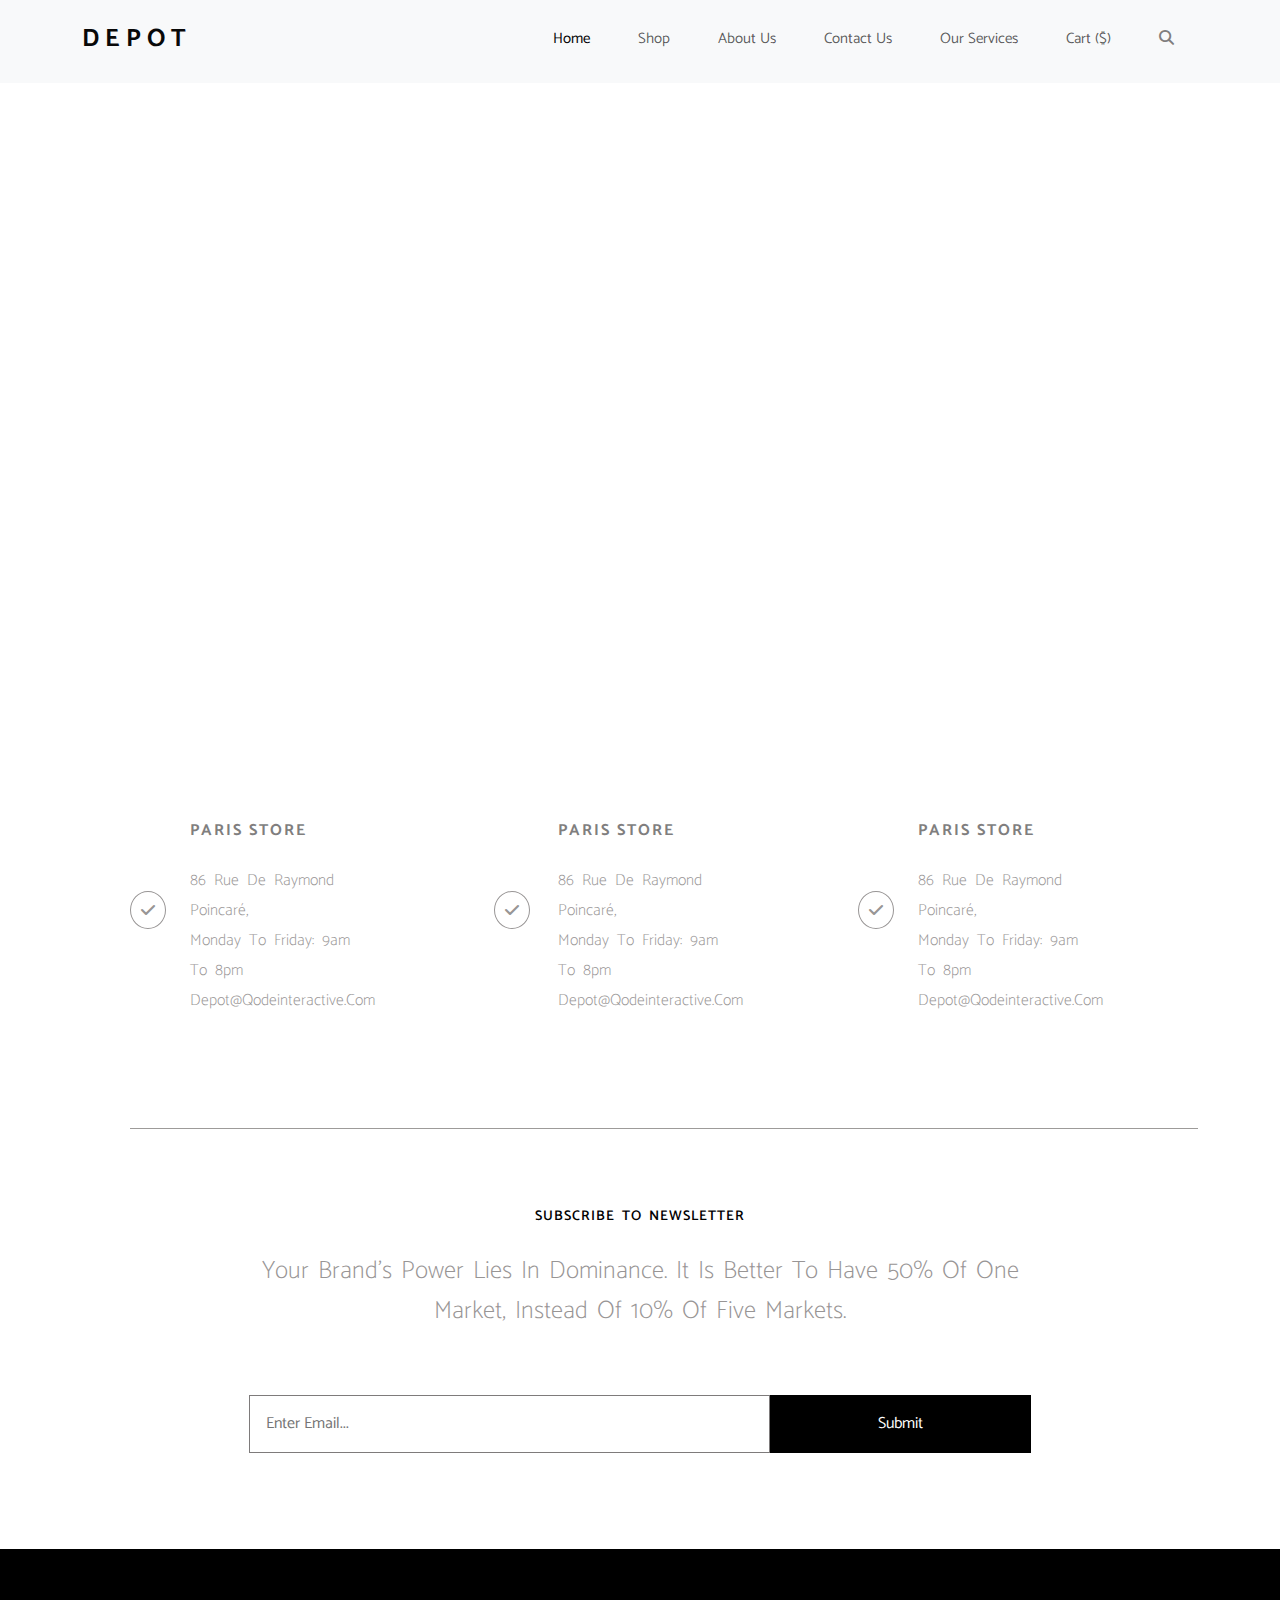
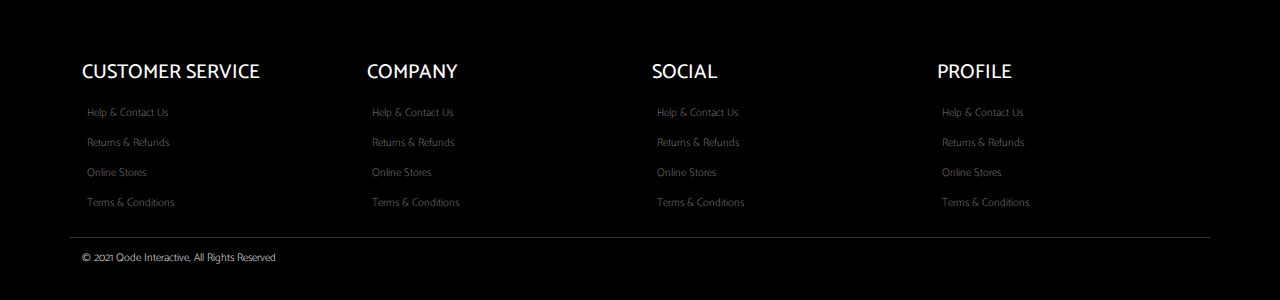
<file: contact.html>
<!DOCTYPE html>
<html lang="en">
  <head>
    <meta charset="UTF-8" />
    <meta name="viewport" content="width=device-width, initial-scale=1.0" />
    <link
      rel="icon"
      href="https://depot.qodeinteractive.com/wp-content/uploads/2017/02/cropped-Favicon-150x150.png"
      sizes="32x32"
    />

    <!--google fonts-->
    <link rel="preconnect" href="https://fonts.googleapis.com" />
    <link rel="preconnect" href="https://fonts.gstatic.com" crossorigin />
    <link
      href="https://fonts.googleapis.com/css2?family=Catamaran:wght@400;800;900&display=swap"
      rel="stylesheet"
    />
    <!--bootstrap-->
    <link rel="stylesheet" href="vender/bootstrap/bootstrap.min.css" />
    <!--fontawsome-->
    <link rel="stylesheet" href="vender/fontawsome/all.min.css" />
    <!--coustom-->
    <link rel="stylesheet" href="assets/css/style.min.css" />
    <title>CONTACT</title>
  </head>
  <body>
    <nav
    class="navbar navbar-expand-lg bg-body-tertiary pt-1 sticky-top"
    id="navbar"
  >
    <div class="container">
      <a class="navbar-brand" href="#">D E P O T</a>
      <button
        class="navbar-toggler"
        type="button"
        data-bs-toggle="collapse"
        data-bs-target="#navbarNavDropdown"
        aria-controls="navbarNavDropdown"
        aria-expanded="false"
        aria-label="Toggle navigation"
      >
        <span class="navbar-toggler-icon"></span>
      </button>
      <div class="collapse navbar-collapse" id="navbarNavDropdown">
        <ul class="navbar-nav ms-auto">
          <li class="nav-item p-3">
            <a class="nav-link active" aria-current="page" href="index.html">Home</a>
          </li>
          <li class="nav-item p-3">
            <a class="nav-link" href="shop.html">Shop</a>
          </li>
          <li class="nav-item p-3">
            <a class="nav-link" href="about.html">About Us</a>
          </li>
          <li class="nav-item p-3">
            <a class="nav-link" href="contact.html">Contact Us</a>
          </li>
          <li class="nav-item p-3">
            <a class="nav-link" href="services.html">Our Services</a>
          </li>
          <li class="nav-item p-3">
            <a class="nav-link" href="cart.html">Cart ($)</a>
          </li>
          <li class="nav-item p-3">
            <a class="nav-link" href="#"
              ><i class="fa-solid fa-magnifying-glass fa-beat"></i
            ></a>
          </li>
          
        </ul>
      </div>
    </div>
  </nav>
    <div class="contact" id="contact">
      <div class="container">
        <div class="map">
          <iframe
            src="https://www.google.com/maps/embed?pb=!1m18!1m12!1m3!1d33781.12792118209!2d35.26038628150017!3d32.26376717864462!2m3!1f0!2f0!3f0!3m2!1i1024!2i768!4f13.1!3m3!1m2!1s0x151ce1686ac96791%3A0x32d9231226423fe3!2z2YTZitiq2YjYp9mEINmD2KfZgdmK2YcgbCdldG9pbGU!5e0!3m2!1sar!2s!4v1694302197921!5m2!1sar!2s"
            style="border: 0"
            allowfullscreen=""
            loading="lazy"
            referrerpolicy="no-referrer-when-downgrade"
          ></iframe>
        </div>
        <div class="location mt-5 ms-5">
          <div class="row">
            <div class="col-md-4">
              <div class="d-flex align-items-center">
                <i class="fa-solid fa-check"></i>
                <div class="info ms-4">
                  <h3>PARIS STORE</h3>
                  <p>
                    86 rue de Raymond Poincaré, <br />
                    Monday to Friday: 9am to 8pm <br />
                    depot@qodeinteractive.com
                  </p>
                </div>
              </div>
            </div>
            <div class="col-md-4">
              <div class="d-flex column-gap-1 align-items-center">
                <i class="fa-solid fa-check"></i>
                <div class="info ms-4">
                  <h3>PARIS STORE</h3>
                  <p>
                    86 rue de Raymond Poincaré, <br />
                    Monday to Friday: 9am to 8pm <br />
                    depot@qodeinteractive.com
                  </p>
                </div>
              </div>
            </div>
            <div class="col-md-4">
              <div class="d-flex align-items-center">
                <i class="fa-solid fa-check"></i>
                <div class="info ms-4">
                  <h3>PARIS STORE</h3>
                  <p>
                    86 rue de Raymond Poincaré, <br />
                    Monday to Friday: 9am to 8pm <br />
                    depot@qodeinteractive.com
                  </p>
                </div>
              </div>
            </div>
          </div>
        </div>
        <div class="subscribe mt5 text-center mb-5 d-flex justify-content-center align-items-center flex-column">
          <h4>SUBSCRIBE TO NEWSLETTER</h4>
          <p>
            Your brand’s power lies in dominance. It is better to have 50% of
            one market, instead of 10% of five markets.
          </p>
          <div class="form-group mb-5 mt-5 d-flex justify-content-center row">
            <input class="col-md-8 p-3" type="text" placeholder="Enter Email..." />
            <button class="col-md-4 p-3" type="submit">Submit</button>
          </div>
        </div>
      </div>
    </div>
    <footer class="footer pb-3">
      <div class="container">
        <div class="row">
          <div class="col-md-3 mb-4 ">
            <h5>CUSTOMER SERVICE</h5>
            <a class="linkes" href=""><span>Help & Contact Us </span></a>
            <a class="linkes" href=""><span>Returns & Refunds </span></a>
            <a class="linkes" href=""><span>Online Stores </span></a>
            <a class="linkes" href=""> <span>Terms & Conditions </span></a>
          </div>
          <div class="col-md-3 mb-4">
            <h5>COMPANY</h5>
            <a  class="linkes" href=""><span>Help & Contact Us </span></a>
            <a class="linkes" href=""><span>Returns & Refunds </span></a>
            <a class="linkes" href=""><span>Online Stores </span></a>
            <a class="linkes" href=""><span>Terms & Conditions </span></a>
          </div>
          <div class="col-md-3 mb-4">
            <h5>SOCIAL</h5>
            <a class="linkes" href=""><span>Help & Contact Us </span></a>
            <a class="linkes" href=""><span>Returns & Refunds </span></a>
            <a class="linkes" href=""><span>Online Stores </span></a>
            <a class="linkes" href=""><span>Terms & Conditions </span></a>
          </div>
          <div class="col-md-3 mb-4">
            <h5>PROFILE</h5>
            <a class="linkes" href=""><span>Help & Contact Us </span></a>
            <a class="linkes" href=""><span>Returns & Refunds </span></a>
            <a class="linkes" href=""><span>Online Stores </span></a>
            <a class="linkes" href=""><span>Terms & Conditions </span></a>
          </div>
        </div>
        <p>© 2021 Qode Interactive, All Rights Reserved</p>
      </div>
    
    </footer>
    <button id="scrollToTopBtn" onclick="scrollToTop()"><i class="fa-solid fa-chevron-up"></i></button>

    <script src="./vender/bootstrap/bootstrap.bundle.min.js"></script>
    <script src="./assets/js/main.js"></script>
  </body>
</html>
</file>
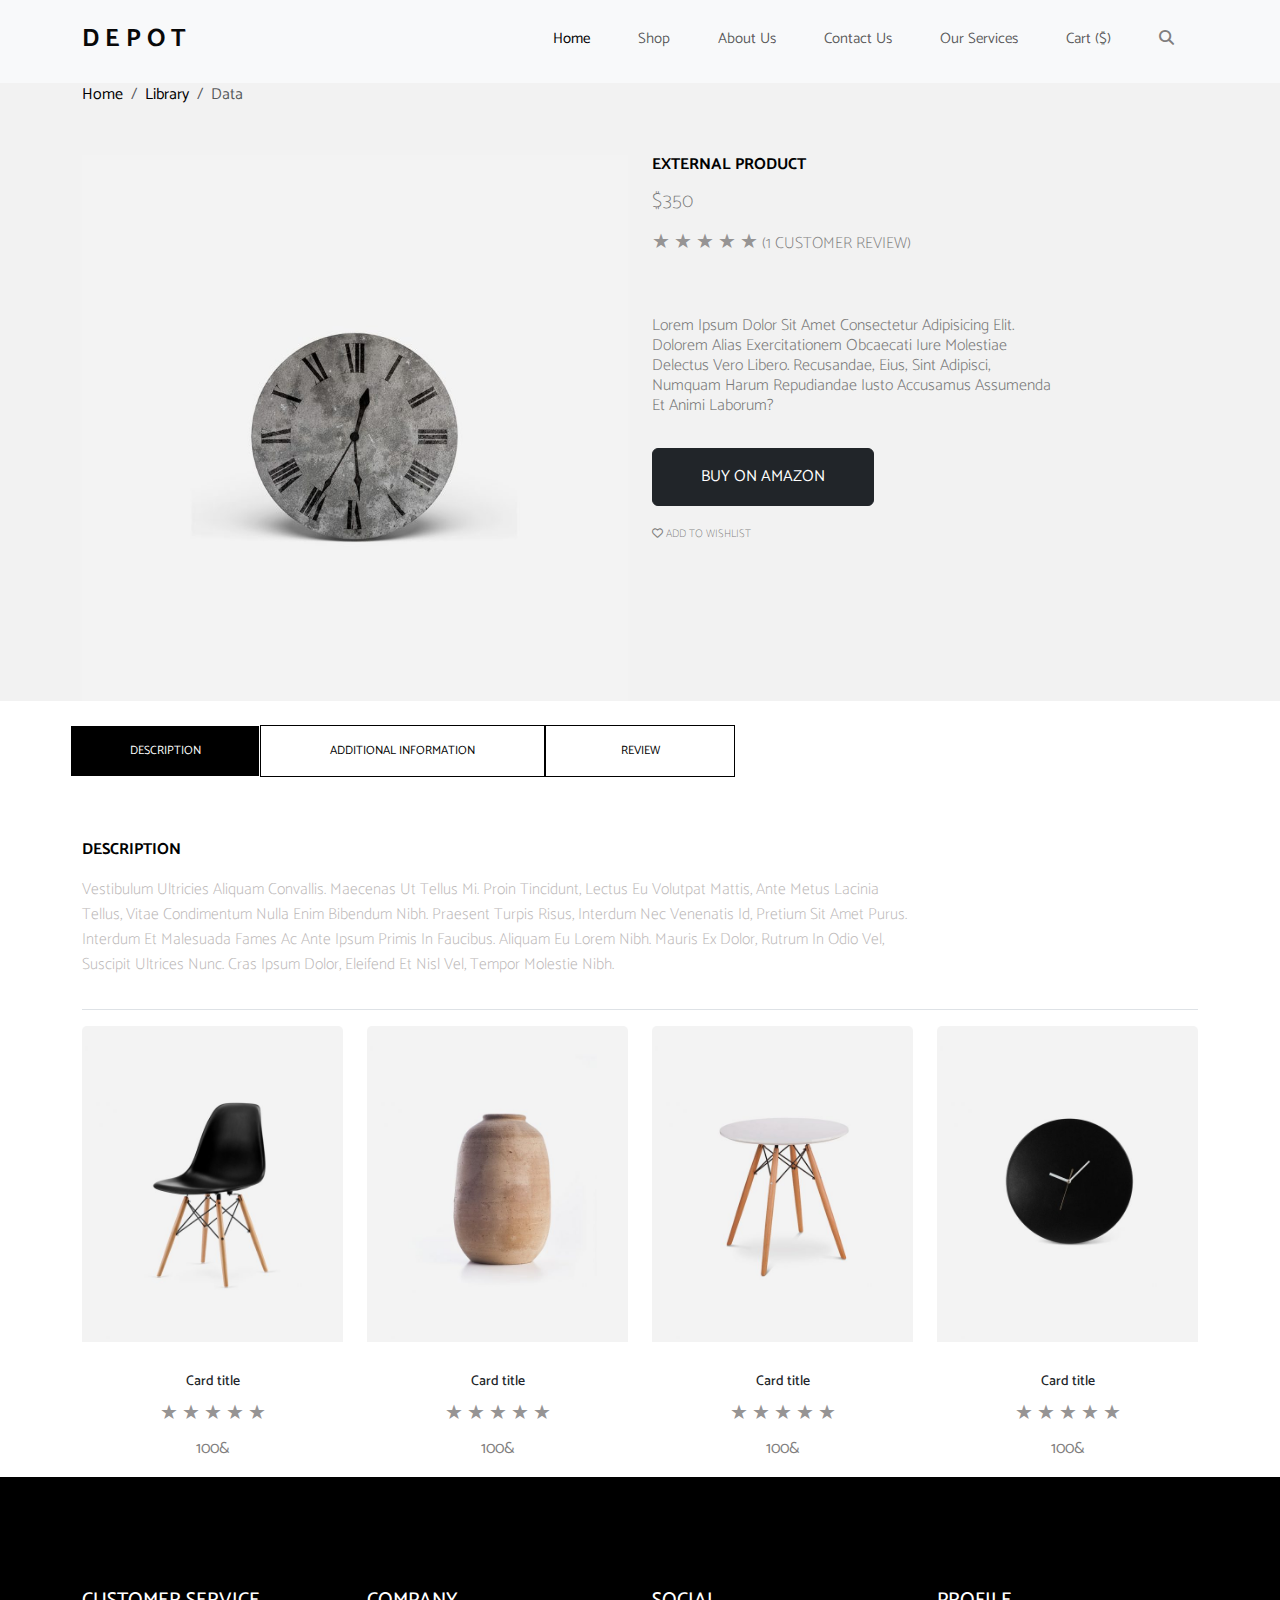
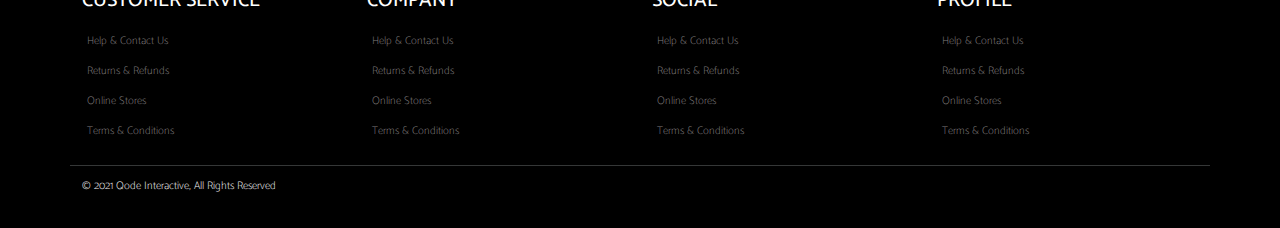
<file: product.html>
<!DOCTYPE html>
<html lang="en">
  <head>
    <meta charset="UTF-8" />
    <meta name="viewport" content="width=device-width, initial-scale=1.0" />
    <link
      rel="icon"
      href="https://depot.qodeinteractive.com/wp-content/uploads/2017/02/cropped-Favicon-150x150.png"
      sizes="32x32"
    />

    <!--google fonts-->
    <link rel="preconnect" href="https://fonts.googleapis.com" />
    <link rel="preconnect" href="https://fonts.gstatic.com" crossorigin />
    <link
      href="https://fonts.googleapis.com/css2?family=Catamaran:wght@400;800;900&display=swap"
      rel="stylesheet"
    />
    <!--bootstrap-->
    <link rel="stylesheet" href="vender/bootstrap/bootstrap.min.css" />
    <!--fontawsome-->
    <link rel="stylesheet" href="vender/fontawsome/all.min.css" />
    <!--coustom-->
    <link rel="stylesheet" href="assets/css/style.min.css" />
    <title>product-SHOP</title>
  </head>

  <body>
    <nav
      class="navbar navbar-expand-lg bg-body-tertiary pt-1 sticky-top"
      id="navbar"
    >
      <div class="container">
        <a class="navbar-brand" href="#">D E P O T</a>
        <button
          class="navbar-toggler"
          type="button"
          data-bs-toggle="collapse"
          data-bs-target="#navbarNavDropdown"
          aria-controls="navbarNavDropdown"
          aria-expanded="false"
          aria-label="Toggle navigation"
        >
          <span class="navbar-toggler-icon"></span>
        </button>
        <div class="collapse navbar-collapse" id="navbarNavDropdown">
          <ul class="navbar-nav ms-auto">
            <li class="nav-item p-3">
              <a class="nav-link active" aria-current="page" href="index.html"
                >Home</a
              >
            </li>
            <li class="nav-item p-3">
              <a class="nav-link" href="shop.html">Shop</a>
            </li>
            <li class="nav-item p-3">
              <a class="nav-link" href="about.html">About Us</a>
            </li>
            <li class="nav-item p-3">
              <a class="nav-link" href="contact.html">Contact Us</a>
            </li>
            <li class="nav-item p-3">
              <a class="nav-link" href="services.html">Our Services</a>
            </li>
            <li class="nav-item p-3">
              <a class="nav-link" href="cart.html">Cart ($)</a>
            </li>
            <li class="nav-item p-3">
              <a class="nav-link" href="index.html"
                ><i class="fa-solid fa-magnifying-glass fa-beat"></i
              ></a>
            </li>
          </ul>
        </div>
      </div>
    </nav>
    <div class="product-details" id="product">
      <div class="content1">
        <div class="container">
          <nav aria-label="breadcrumb">
            <ol class="breadcrumb  mb-5">
              <li class="breadcrumb-item text-black-50">
                <a href="#">Home</a>
              </li>
              <li class="breadcrumb-item"><a href="#">Library</a></li>
              <li class="breadcrumb-item active" aria-current="page">Data</li>
            </ol>
          </nav>
          <div class="row">
            <div class="col-md-6">
              <img
                src="assets/img/list/product-affiliate-img-768x768.jpg"
                alt=""
              />
            </div>
            <div class="col-md-6">
              <h4>EXTERNAL PRODUCT</h4>
              <p class="text-black-50 fs-5">$350</p>
              <div class="star-rating mb-5">
                <input type="radio" id="star5" name="rating" value="5" />
                <label for="star5">&#9733;</label>
                <input type="radio" id="star4" name="rating" value="4" />
                <label for="star4">&#9733;</label>
                <input type="radio" id="star3" name="rating" value="3" />
                <label for="star3">&#9733;</label>
                <input type="radio" id="star2" name="rating" value="2" />
                <label for="star2">&#9733;</label>
                <input type="radio" id="star1" name="rating" value="1" />
                <label for="star1">&#9733;</label>
                <span class="fs-6 fw-lighter"> (1 CUSTOMER REVIEW)</span>
              </div>
              <p class="fs-6 text-black-50 fw-light">
                Lorem ipsum dolor sit amet consectetur adipisicing elit. Dolorem
                alias exercitationem obcaecati iure molestiae delectus vero
                libero. Recusandae, eius, sint adipisci, numquam harum
                repudiandae iusto accusamus assumenda et animi laborum?
              </p>
              <button type="button" class="btn btn-dark px-5 py-3 mt-3">
                BUY ON AMAZON
              </button>
              <p class="text-black-50 fw-lighter mt-2">
                <i class="fa-regular fa-heart"></i> ADD TO WISHLIST
              </p>
            </div>
          </div>
        </div>
      </div>

      <div class="container mt-4">
        <nav>
          <div
            class="nav nav-tabs mb-5 row border-0"
            id="nav-tab"
            role="tablist"
          >
            <button
              class="nav-link active col-lg-2 col-md-3"
              id="nav-home-tab"
              data-bs-toggle="tab"
              data-bs-target="#nav-home"
              type="button"
              role="tab"
              aria-controls="nav-home"
              aria-selected="true"
            >
              DESCRIPTION
            </button>
            <button
              class="nav-link col-lg-3 col-md-4"
              id="nav-profile-tab"
              data-bs-toggle="tab"
              data-bs-target="#nav-profile"
              type="button"
              role="tab"
              aria-controls="nav-profile"
              aria-selected="false"
            >
              ADDITIONAL INFORMATION
            </button>
            <button
              class="nav-link col-lg-2 col-md-3"
              id="nav-contact-tab"
              data-bs-toggle="tab"
              data-bs-target="#nav-contact"
              type="button"
              role="tab"
              aria-controls="nav-contact"
              aria-selected="false"
            >
              REVIEW
            </button>
          </div>
        </nav>
        <div class="tab-content py-3 border-bottom" id="nav-tabContent">
          <div
            class="tab-pane fade show active"
            id="nav-home"
            role="tabpanel"
            aria-labelledby="nav-home-tab"
            tabindex="0"
          >
            <h4>DESCRIPTION</h4>
            <p>
              Vestibulum ultricies aliquam convallis. Maecenas ut tellus mi.
              Proin tincidunt, lectus eu volutpat mattis, ante metus lacinia
              tellus, vitae condimentum nulla enim bibendum nibh. Praesent
              turpis risus, interdum nec venenatis id, pretium sit amet purus.
              Interdum et malesuada fames ac ante ipsum primis in faucibus.
              Aliquam eu lorem nibh. Mauris ex dolor, rutrum in odio vel,
              suscipit ultrices nunc. Cras ipsum dolor, eleifend et nisl vel,
              tempor molestie nibh.
            </p>
          </div>
          <div
            class="tab-pane fade"
            id="nav-profile"
            role="tabpanel"
            aria-labelledby="nav-profile-tab"
            tabindex="0"
          >
            <h4>ADDITIONAL</h4>
            <p>
              Weight: 2 kg <br />
              Dimensions: 10 × 10 × 15 cm <br />
              Color: Rose <br />
              Material: Wood <br />
            </p>
          </div>
          <div
            class="tab-pane fade"
            id="nav-contact"
            role="tabpanel"
            aria-labelledby="nav-contact-tab"
            tabindex="0"
          >
            <h4>1 REVIEW FOR ROSE HOLDBACK</h4>
            <div class="row d-flex align-items-center mb-4">
              <div class="col-3">
                <img class="w-75"
                  src="assets/img/list/e518cf671dd6e12907d6be828d0acfee (1).png"
                  alt=""
                />
              </div>
              <div class="col-5">
                <div class="star-rating">
                  <input type="radio" id="star5" name="rating" value="5" />
                  <label for="star5">&#9733;</label>
                  <input type="radio" id="star4" name="rating" value="4" />
                  <label for="star4">&#9733;</label>
                  <input type="radio" id="star3" name="rating" value="3" />
                  <label for="star3">&#9733;</label>
                  <input type="radio" id="star2" name="rating" value="2" />
                  <label for="star2">&#9733;</label>
                  <input type="radio" id="star1" name="rating" value="1" />
                  <label for="star1">&#9733;</label>
                </div>
                <p>Nikole Burke – 08.02.2017.</p>
                <p>Amazing!</p>
              </div>
            </div>
            <h6>ADD A REVIEW</h6>
            <p>
              Your email address will not be published. Required fields are
              marked *
            </p>
            <p class="text-black">Your rating *</p>
            <div class="star-rating">
              <input type="radio" id="star5" name="rating" value="5" />
              <label for="star5">&#9733;</label>
              <input type="radio" id="star4" name="rating" value="4" />
              <label for="star4">&#9733;</label>
              <input type="radio" id="star3" name="rating" value="3" />
              <label for="star3">&#9733;</label>
              <input type="radio" id="star2" name="rating" value="2" />
              <label for="star2">&#9733;</label>
              <input type="radio" id="star1" name="rating" value="1" />
              <label for="star1">&#9733;</label>
            </div>
            <div class="mb-3 w-50">
              <label for="exampleFormControlTextarea1" class="form-label text-black"
                >Your REVIEW*</label
              >
              <textarea
                class="form-control py-5"
                id="exampleFormControlTextarea1"
                rows="3"
              ></textarea>
            </div>
            <div class="mb-3 w-50">
              <label for="exampleFormControlInput1" class="form-label text-black"
                >Name *</label
              >
              <input
                type="email"
                class="form-control"
                id="exampleFormControlInput1"
                placeholder="name"
              />
            </div>
            <div class="mb-3 w-50">
                <label for="exampleFormControlInput1" class="form-label text-black"
                  >Email*</label
                >
                <input
                  type="email"
                  class="form-control"
                  id="exampleFormControlInput1"
                  placeholder="name@example.com"
                />
              </div>
            

            <div class="form-check">
              <input
                class="form-check-input"
                type="checkbox"
                value=""
                id="flexCheckChecked"
                checked
              />
              <label class="form-check-label text-black" for="flexCheckChecked">
                ave my name, email, and website in this browser for the next time I comment.
              </label>
              <button type="button" class="btn btn-dark  d-block px-5 py-2 mt-3">Submit</button>

            </div>
          </div>
        </div>
        <div class="row justify-content-center d-flex">
          <div class="card col-lg-3 col-md-4 text-center my-3 border-0">
            <div class="card-img">
              <img
                src="assets/img/prouducts2/h5-product-34-600x728 (2).jpg"
                class="card-img-top"
                alt="..."
              />
              <div class="overlay-text">
                <span>
                  <a class="d-inline-block look text-capitalize" href=""
                    >quick look
                  </a>
                  <a class="d-inline-block icon" href=""
                    ><i class="fa-solid fa-heart"></i></a
                ></span>
              </div>
            </div>
            <div class="card-body my-3">
              <h5 class="card-title small">Card title</h5>
              <div class="star-rating">
                <input type="radio" id="star5" name="rating" value="5" />
                <label for="star5">&#9733;</label>
                <input type="radio" id="star4" name="rating" value="4" />
                <label for="star4">&#9733;</label>
                <input type="radio" id="star3" name="rating" value="3" />
                <label for="star3">&#9733;</label>
                <input type="radio" id="star2" name="rating" value="2" />
                <label for="star2">&#9733;</label>
                <input type="radio" id="star1" name="rating" value="1" />
                <label for="star1">&#9733;</label>
              </div>
              <a href="#" class="default-link">100&</a>
              <a href="#" class="hover-link">Add to cart</a>
            </div>
          </div>
          <div class="card col-lg-3 col-md-4 text-center my-3 border-0">
            <div class="card-img">
              <img
                src="assets/img/home/h5-product-29-600x728 (1).jpg"
                class="card-img-top"
                alt="..."
              />
              <div class="overlay-text">
                <span>
                  <a class="d-inline-block look text-capitalize" href=""
                    >quick look
                  </a>
                  <a class="d-inline-block icon" href=""
                    ><i class="fa-solid fa-heart"></i></a
                ></span>
              </div>
            </div>
            <div class="card-body my-3">
              <h5 class="card-title small">Card title</h5>
              <div class="star-rating">
                <input type="radio" id="star5" name="rating" value="5" />
                <label for="star5">&#9733;</label>
                <input type="radio" id="star4" name="rating" value="4" />
                <label for="star4">&#9733;</label>
                <input type="radio" id="star3" name="rating" value="3" />
                <label for="star3">&#9733;</label>
                <input type="radio" id="star2" name="rating" value="2" />
                <label for="star2">&#9733;</label>
                <input type="radio" id="star1" name="rating" value="1" />
                <label for="star1">&#9733;</label>
              </div>
              <a href="#" class="default-link">100&</a>
              <a href="#" class="hover-link">Add to cart</a>
            </div>
          </div>
          <div class="card col-lg-3 col-md-4 text-center my-3 border-0">
            <div class="card-img">
              <img
                src="assets/img/products/h1-product-4-600x728.jpg"
                class="card-img-top"
                alt="..."
              />
              <div class="overlay-text">
                <span>
                  <a class="d-inline-block look text-capitalize" href=""
                    >quick look
                  </a>
                  <a class="d-inline-block icon" href=""
                    ><i class="fa-solid fa-heart"></i></a
                ></span>
              </div>
            </div>
            <div class="card-body my-3">
              <h5 class="card-title small">Card title</h5>
              <div class="star-rating">
                <input type="radio" id="star5" name="rating" value="5" />
                <label for="star5">&#9733;</label>
                <input type="radio" id="star4" name="rating" value="4" />
                <label for="star4">&#9733;</label>
                <input type="radio" id="star3" name="rating" value="3" />
                <label for="star3">&#9733;</label>
                <input type="radio" id="star2" name="rating" value="2" />
                <label for="star2">&#9733;</label>
                <input type="radio" id="star1" name="rating" value="1" />
                <label for="star1">&#9733;</label>
              </div>
              <a href="#" class="default-link">100&</a>
              <a href="#" class="hover-link">Add to cart</a>
            </div>
          </div>
          <div class="card col-lg-3 col-md-4 text-center my-3 border-0">
            <div class="card-img">
              <img
                src="assets/img/prouducts2/h1-product-5-600x728 (2).jpg"
                class="card-img-top"
                alt="..."
              />
              <div class="overlay-text">
                <span>
                  <a class="d-inline-block look text-capitalize" href=""
                    >quick look
                  </a>
                  <a class="d-inline-block icon" href=""
                    ><i class="fa-solid fa-heart"></i></a
                ></span>
              </div>
            </div>
            <div class="card-body my-3">
              <h5 class="card-title small">Card title</h5>
              <div class="star-rating">
                <input type="radio" id="star5" name="rating" value="5" />
                <label for="star5">&#9733;</label>
                <input type="radio" id="star4" name="rating" value="4" />
                <label for="star4">&#9733;</label>
                <input type="radio" id="star3" name="rating" value="3" />
                <label for="star3">&#9733;</label>
                <input type="radio" id="star2" name="rating" value="2" />
                <label for="star2">&#9733;</label>
                <input type="radio" id="star1" name="rating" value="1" />
                <label for="star1">&#9733;</label>
              </div>
              <a href="#" class="default-link">100&</a>
              <a href="#" class="hover-link">Add to cart</a>
            </div>
          </div>
        </div>
      </div>
    </div>

    <footer class="footer pb-3">
      <div class="container">
        <div class="row">
          <div class="col-md-3 mb-4">
            <h5>CUSTOMER SERVICE</h5>
            <a class="linkes" href=""><span>Help & Contact Us </span></a>
            <a class="linkes" href=""><span>Returns & Refunds </span></a>
            <a class="linkes" href=""><span>Online Stores </span></a>
            <a class="linkes" href=""> <span>Terms & Conditions </span></a>
          </div>
          <div class="col-md-3 mb-4">
            <h5>COMPANY</h5>
            <a class="linkes" href=""><span>Help & Contact Us </span></a>
            <a class="linkes" href=""><span>Returns & Refunds </span></a>
            <a class="linkes" href=""><span>Online Stores </span></a>
            <a class="linkes" href=""><span>Terms & Conditions </span></a>
          </div>
          <div class="col-md-3 mb-4">
            <h5>SOCIAL</h5>
            <a class="linkes" href=""><span>Help & Contact Us </span></a>
            <a class="linkes" href=""><span>Returns & Refunds </span></a>
            <a class="linkes" href=""><span>Online Stores </span></a>
            <a class="linkes" href=""><span>Terms & Conditions </span></a>
          </div>
          <div class="col-md-3 mb-4">
            <h5>PROFILE</h5>
            <a class="linkes" href=""><span>Help & Contact Us </span></a>
            <a class="linkes" href=""><span>Returns & Refunds </span></a>
            <a class="linkes" href=""><span>Online Stores </span></a>
            <a class="linkes" href=""><span>Terms & Conditions </span></a>
          </div>
        </div>
        <p>© 2021 Qode Interactive, All Rights Reserved</p>
      </div>
    </footer>
    <button id="scrollToTopBtn" onclick="scrollToTop()"><i class="fa-solid fa-chevron-up"></i></button>

    <script src="./vender/bootstrap/bootstrap.bundle.min.js"></script>
    <script src="./assets/js/main.js"></script>
  </body>
</html>
</file>
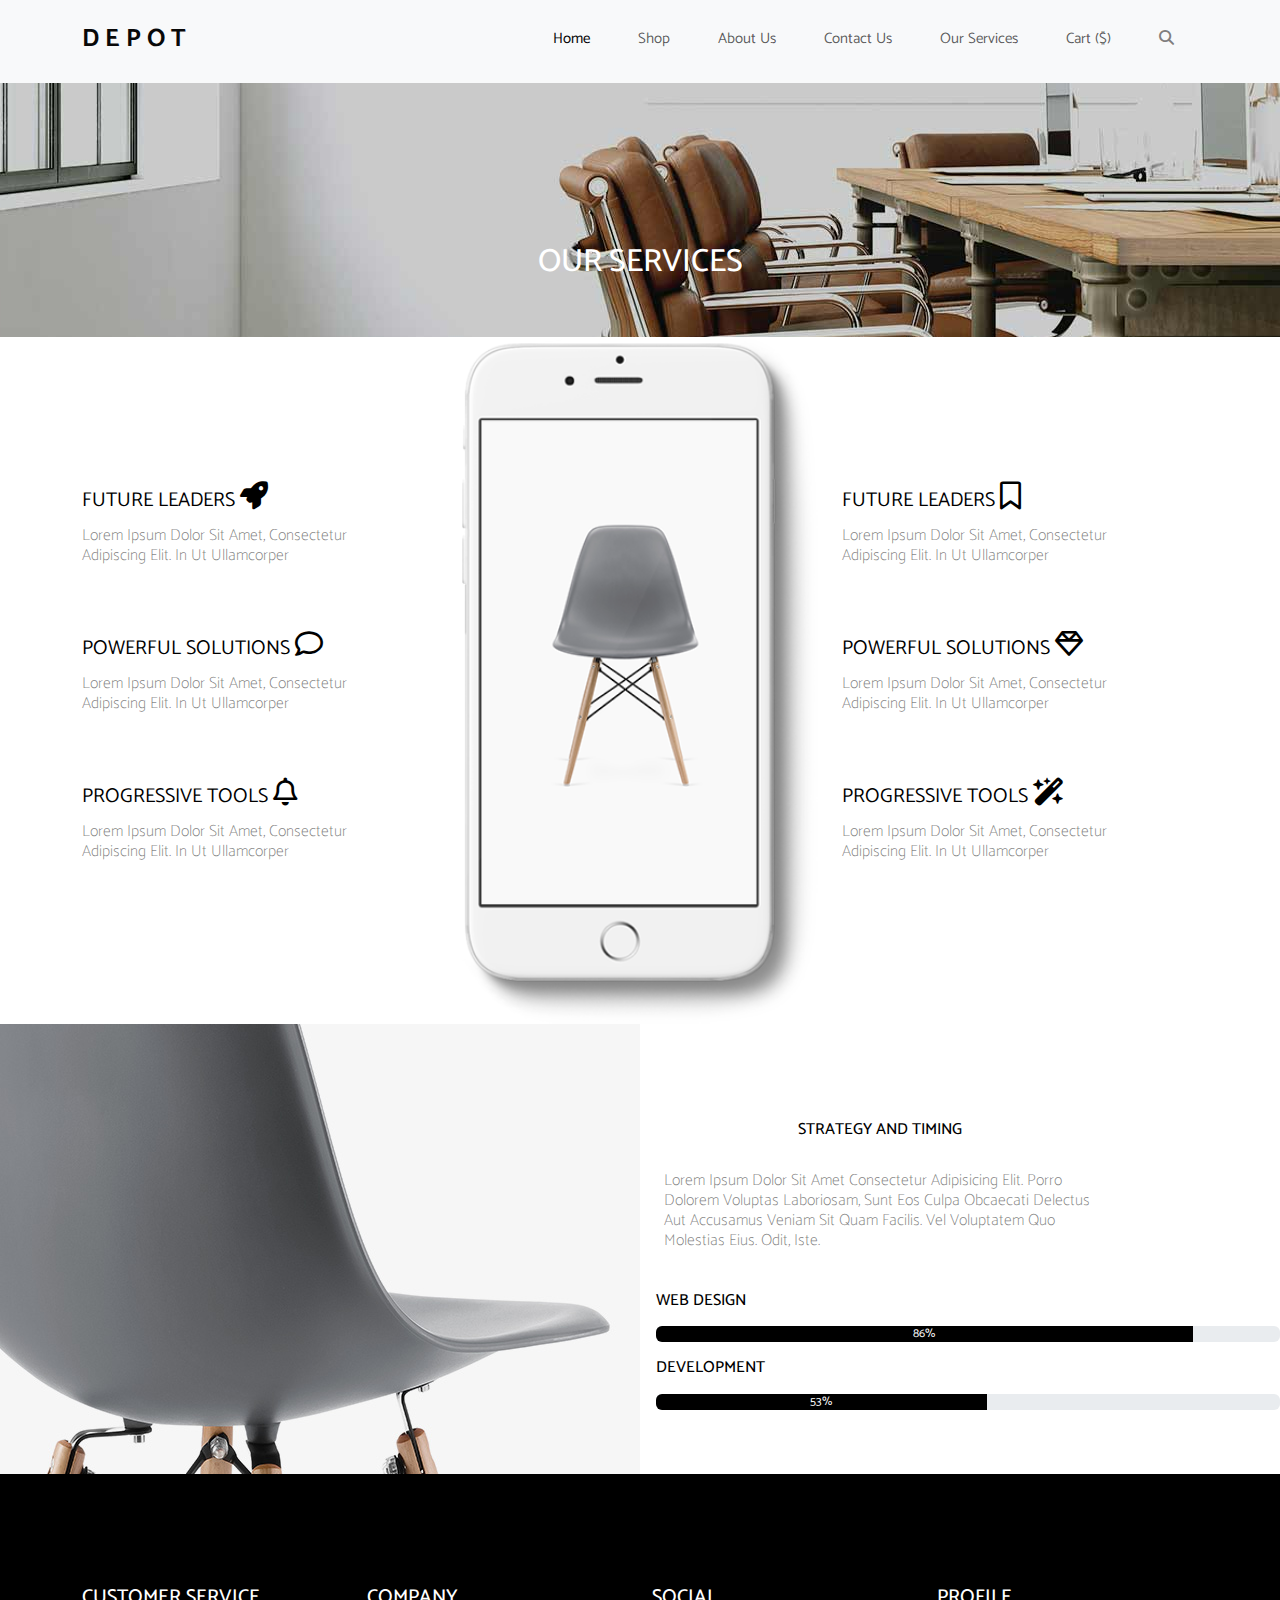
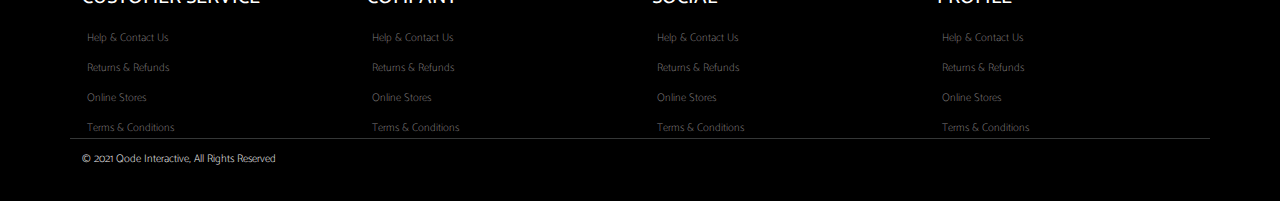
<file: services.html>
<!DOCTYPE html>
<html lang="en">
  <head>
    <meta charset="UTF-8" />
    <meta name="viewport" content="width=device-width, initial-scale=1.0" />
    <link
      rel="icon"
      href="https://depot.qodeinteractive.com/wp-content/uploads/2017/02/cropped-Favicon-150x150.png"
      sizes="32x32"
    />

    <!--google fonts-->
    <link rel="preconnect" href="https://fonts.googleapis.com" />
    <link rel="preconnect" href="https://fonts.gstatic.com" crossorigin />
    <link
      href="https://fonts.googleapis.com/css2?family=Catamaran:wght@400;800;900&display=swap"
      rel="stylesheet"
    />
    <!--bootstrap-->
    <link rel="stylesheet" href="vender/bootstrap/bootstrap.min.css" />
    <!--fontawsome-->
    <link rel="stylesheet" href="vender/fontawsome/all.min.css" />
    <!--coustom-->
    <link rel="stylesheet" href="assets/css/style.min.css" />
    <title>SERVICES</title>
  </head>
  <body>
    <nav
      class="navbar navbar-expand-lg bg-body-tertiary pt-1 sticky-top"
      id="navbar"
    >
      <div class="container">
        <a class="navbar-brand" href="#">D E P O T</a>
        <button
          class="navbar-toggler"
          type="button"
          data-bs-toggle="collapse"
          data-bs-target="#navbarNavDropdown"
          aria-controls="navbarNavDropdown"
          aria-expanded="false"
          aria-label="Toggle navigation"
        >
          <span class="navbar-toggler-icon"></span>
        </button>
        <div class="collapse navbar-collapse" id="navbarNavDropdown">
          <ul class="navbar-nav ms-auto">
            <li class="nav-item p-3">
              <a class="nav-link active" aria-current="page" href="index.html">Home</a>
            </li>
            <li class="nav-item p-3">
              <a class="nav-link" href="shop.html">Shop</a>
            </li>
            <li class="nav-item p-3">
              <a class="nav-link" href="about.html">About Us</a>
            </li>
            <li class="nav-item p-3">
              <a class="nav-link" href="contact.html">Contact Us</a>
            </li>
            <li class="nav-item p-3">
              <a class="nav-link" href="services.html">Our Services</a>
            </li>
            <li class="nav-item p-3">
              <a class="nav-link" href="cart.html">Cart ($)</a>
            </li>
            <li class="nav-item p-3">
              <a class="nav-link" href="#"
                ><i class="fa-solid fa-magnifying-glass fa-beat"></i
              ></a>
            </li>
            
          </ul>
        </div>
      </div>
    </nav>
    <div class="services">
      <div class="title d-flex justify-content-center  pb-5">
        <h2>OUR SERVICES</h2>
      </div>
      <div class="container">
        <div class="row ">
          <div class="col-md-4 d-flex justify-content-center flex-column ">
            <div class="content-ser my-4">
              <span class="text-black fs-5">FUTURE LEADERS </span>
              <i class="fa-solid fa-rocket text-black fs-3"></i>
              <p class="text-black-50 fs-6">
                Lorem ipsum dolor sit amet, consectetur adipiscing elit. In ut
                ullamcorper
              </p>
            </div>
            <div class="content-ser my-4">
              <span class="text-black fs-5">POWERFUL SOLUTIONS </span>
              <i class="fa-regular fa-comment text-black fs-3"></i>
              <p class="text-black-50 fs-6">
                Lorem ipsum dolor sit amet, consectetur adipiscing elit. In ut
                ullamcorper
              </p>
            </div>
            <div class="content-ser my-4">
              <span class="text-black fs-5">PROGRESSIVE TOOLS </span>
              <i class="fa-regular fa-bell text-black fs-3"></i>
              <p class="text-black-50 fs-6">
                Lorem ipsum dolor sit amet, consectetur adipiscing elit. In ut
                ullamcorper
              </p>
            </div>
          </div>
          <div class="col-md-4">
            <img src="assets/img/list/services-img-1.png" alt="" />
          </div>
          <div class="col-md-4 d-flex justify-content-center flex-column">
            <div class="content-ser my-4">
              <span class="text-black fs-5">FUTURE LEADERS </span>
              <i class="fa-regular fa-bookmark text-black fs-3"></i>
              <p class="text-black-50 fs-6">
                Lorem ipsum dolor sit amet, consectetur adipiscing elit. In ut
                ullamcorper
              </p>
            </div>
            <div class="content-ser my-4">
              <span class="text-black fs-5">POWERFUL SOLUTIONS </span>
              <i class="fa-regular fa-gem text-black fs-3"></i>
              <p class="text-black-50 fs-6">
                Lorem ipsum dolor sit amet, consectetur adipiscing elit. In ut
                ullamcorper
              </p>
            </div>
            <div class="content-ser my-4">
              <span class="text-black fs-5">PROGRESSIVE TOOLS </span>
              <i class="fa-solid fa-wand-magic-sparkles text-black fs-3"></i>
              <p class="text-black-50 fs-6">
                Lorem ipsum dolor sit amet, consectetur adipiscing elit. In ut
                ullamcorper
              </p>
            </div>
          </div>
        </div>
      </div>
      <div class="stratgy d-flex justify-content-end align-items-end bg">
        <div class="stra-content w-50 bg-white py-5">
          <h4 class="fs-6 text-center pt-5">STRATEGY AND TIMING</h4>
          <p class="fs-6 text-black-50 p-4 w-75">
            Lorem ipsum dolor sit amet consectetur adipisicing elit. Porro
            dolorem voluptas laboriosam, sunt eos culpa obcaecati delectus aut
            accusamus veniam sit quam facilis. Vel voluptatem quo molestias
            eius. Odit, iste.
          </p>
          <h5 class="fs-6 ms-3">WEB DESIGN</h5>
          <div
            class="progress my-3 ms-3"
            role="progressbar"
            aria-label="Basic example"
            aria-valuenow="25"
            aria-valuemin="0"
            aria-valuemax="100"
          >
            <div class="progress-bar bg-black" style="width: 86%">86%</div>
          </div>
          <h5 class="fs-6 ms-3">DEVELOPMENT</h5>

          <div
            class="progress my-3 ms-3"
            role="progressbar"
            aria-label="Basic example"
            aria-valuenow="50"
            aria-valuemin="0"
            aria-valuemax="100"
          >
            <div class="progress-bar bg-black" style="width: 53%">53%</div>
          </div>
        </div>
      </div>
    </div>
    <footer class="footer pb-3">
      <div class="container">
        <div class="row">
          <div class="col-md-3">
            <h5>CUSTOMER SERVICE</h5>
            <a class="linkes" href=""><span>Help & Contact Us </span></a>
            <a class="linkes" href=""><span>Returns & Refunds </span></a>
            <a class="linkes" href=""><span>Online Stores </span></a>
            <a class="linkes" href=""> <span>Terms & Conditions </span></a>
          </div>
          <div class="col-md-3">
            <h5>COMPANY</h5>
            <a class="linkes" href=""><span>Help & Contact Us </span></a>
            <a class="linkes" href=""><span>Returns & Refunds </span></a>
            <a class="linkes" href=""><span>Online Stores </span></a>
            <a class="linkes" href=""><span>Terms & Conditions </span></a>
          </div>
          <div class="col-md-3">
            <h5>SOCIAL</h5>
            <a class="linkes" href=""><span>Help & Contact Us </span></a>
            <a class="linkes" href=""><span>Returns & Refunds </span></a>
            <a class="linkes" href=""><span>Online Stores </span></a>
            <a class="linkes" href=""><span>Terms & Conditions </span></a>
          </div>
          <div class="col-md-3">
            <h5>PROFILE</h5>
            <a class="linkes" href=""><span>Help & Contact Us </span></a>
            <a class="linkes" href=""><span>Returns & Refunds </span></a>
            <a class="linkes" href=""><span>Online Stores </span></a>
            <a class="linkes" href=""><span>Terms & Conditions </span></a>
          </div>
        </div>
        <p>© 2021 Qode Interactive, All Rights Reserved</p>
      </div>
    </footer>
    <!--end footer-->
    <button id="scrollToTopBtn" onclick="scrollToTop()"><i class="fa-solid fa-chevron-up"></i></button>

    <script src="assets/js/main.js"></script>
    <script src="./vender/bootstrap/bootstrap.bundle.min.js"></script>
  </body>
</html>
</file>
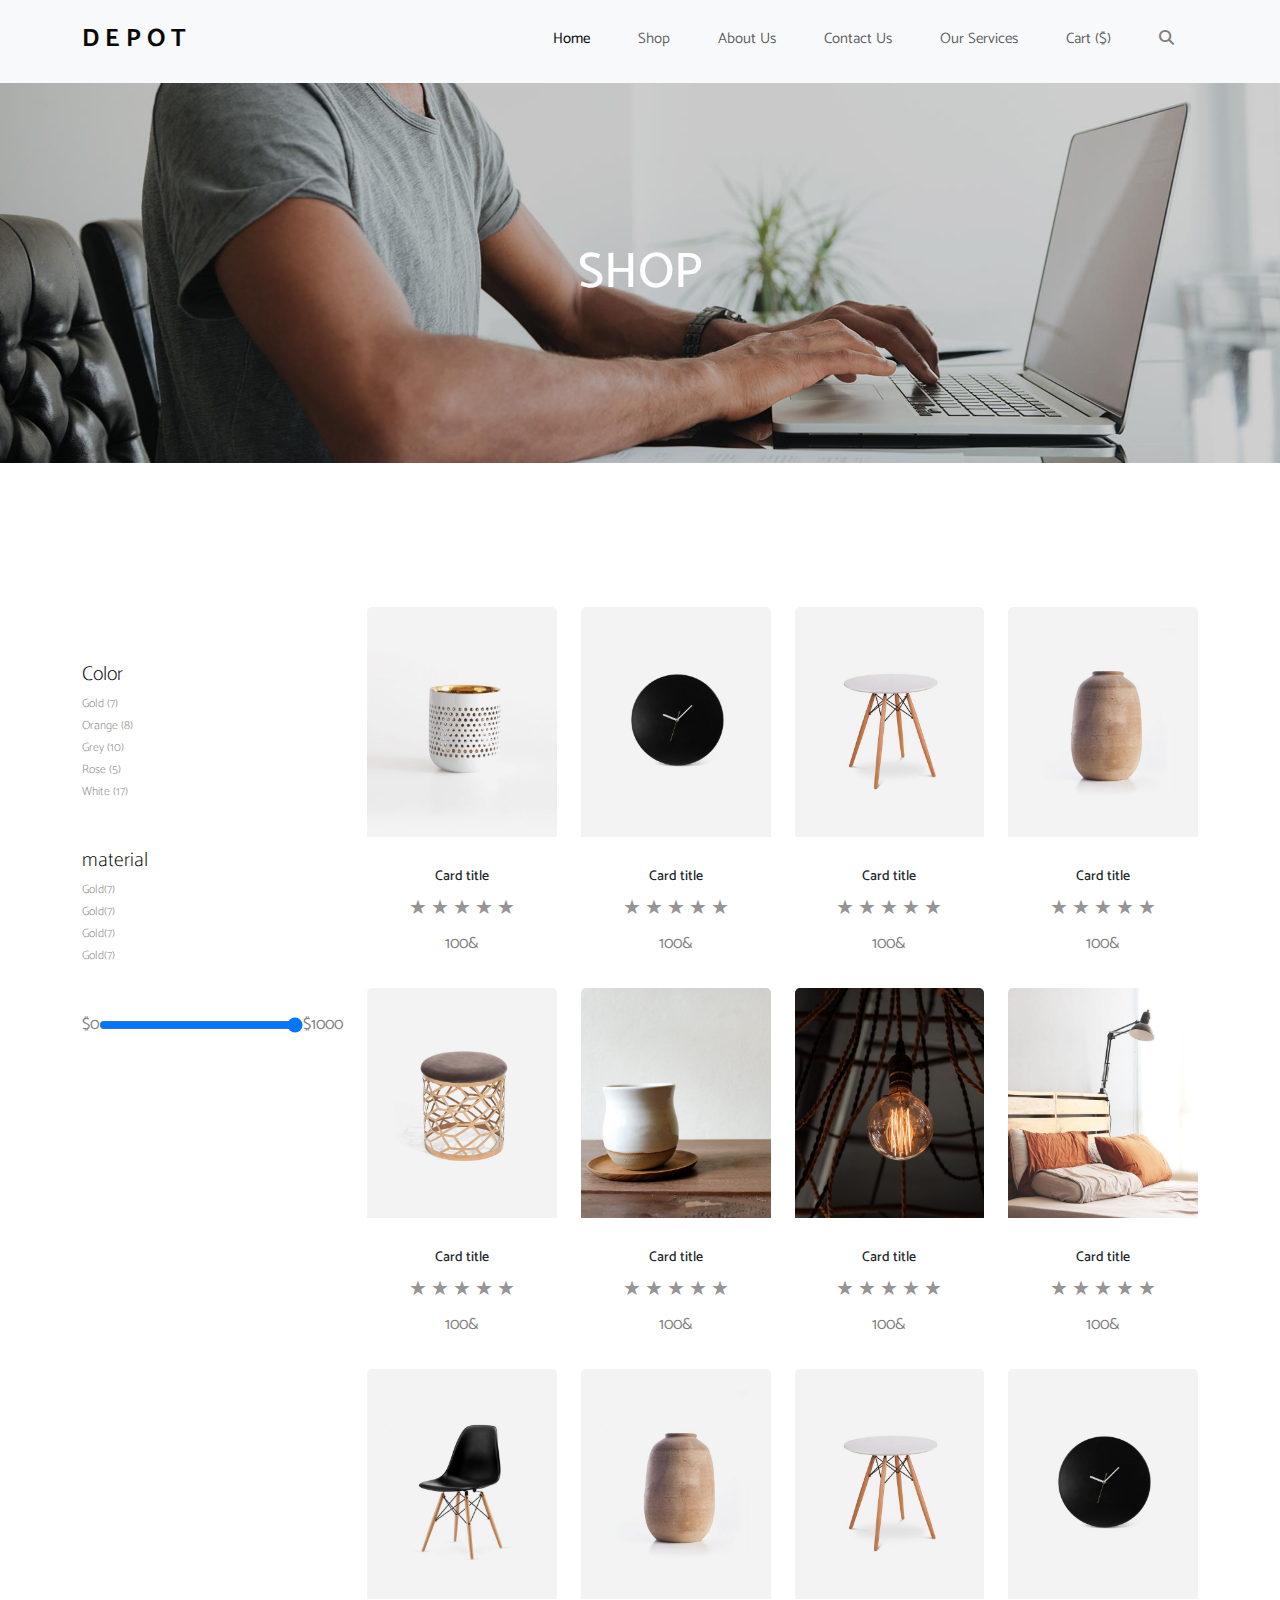
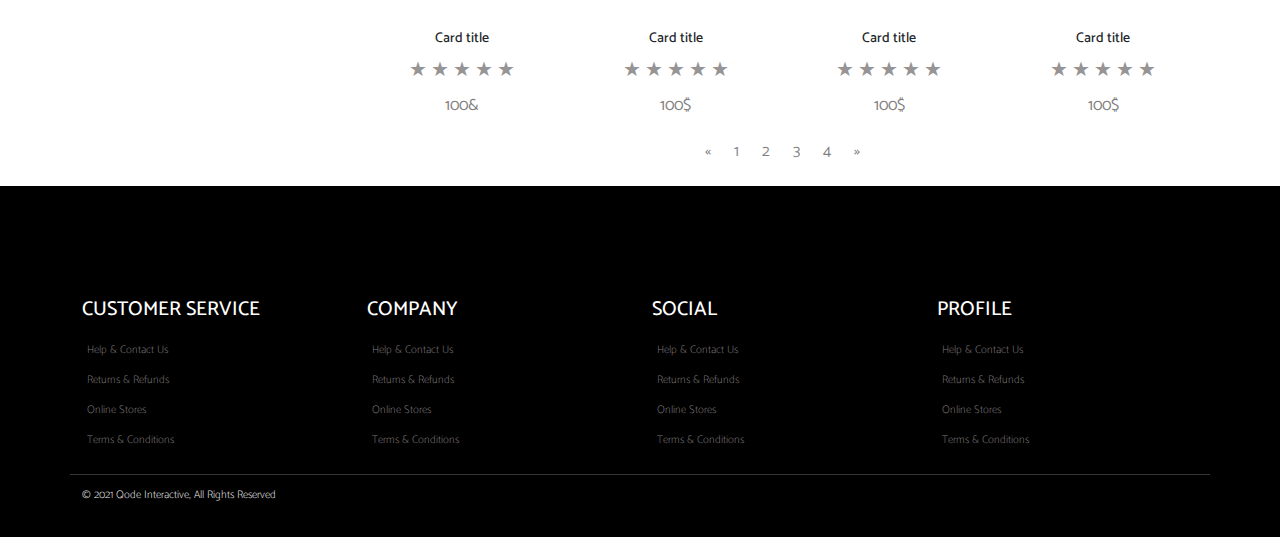
<file: shop.html>
<!DOCTYPE html>
<html lang="en">
  <head>
    <meta charset="UTF-8" />
    <meta name="viewport" content="width=device-width, initial-scale=1.0" />
    <link
      rel="icon"
      href="https://depot.qodeinteractive.com/wp-content/uploads/2017/02/cropped-Favicon-150x150.png"
      sizes="32x32"
    />

    <!--google fonts-->
    <link rel="preconnect" href="https://fonts.googleapis.com" />
    <link rel="preconnect" href="https://fonts.gstatic.com" crossorigin />
    <link
      href="https://fonts.googleapis.com/css2?family=Catamaran:wght@400;800;900&display=swap"
      rel="stylesheet"
    />
    <!--bootstrap-->
    <link rel="stylesheet" href="vender/bootstrap/bootstrap.min.css" />
    <!--fontawsome-->
    <link rel="stylesheet" href="vender/fontawsome/all.min.css" />
    <!--coustom-->
    <link rel="stylesheet" href="assets/css/style.min.css" />
    <title>SHOP</title>
  </head>

  <body>
    <nav
      class="navbar navbar-expand-lg bg-body-tertiary pt-1 sticky-top"
      id="navbar"
    >
      <div class="container">
        <a class="navbar-brand" href="#">D E P O T</a>
        <button
          class="navbar-toggler"
          type="button"
          data-bs-toggle="collapse"
          data-bs-target="#navbarNavDropdown"
          aria-controls="navbarNavDropdown"
          aria-expanded="false"
          aria-label="Toggle navigation"
        >
          <span class="navbar-toggler-icon"></span>
        </button>
        <div class="collapse navbar-collapse" id="navbarNavDropdown">
          <ul class="navbar-nav ms-auto">
            <li class="nav-item p-3">
              <a class="nav-link active" aria-current="page" href="index.html"
                >Home</a
              >
            </li>
            <li class="nav-item p-3">
              <a class="nav-link" href="shop.html">Shop</a>
            </li>
            <li class="nav-item p-3">
              <a class="nav-link" href="about.html">About Us</a>
            </li>
            <li class="nav-item p-3">
              <a class="nav-link" href="contact.html">Contact Us</a>
            </li>
            <li class="nav-item p-3">
              <a class="nav-link" href="services.html">Our Services</a>
            </li>
            <li class="nav-item p-3">
              <a class="nav-link" href="cart.html">Cart ($)</a>
            </li>
            <li class="nav-item p-3">
              <a class="nav-link" href="index.html"
                ><i class="fa-solid fa-magnifying-glass fa-beat"></i
              ></a>
            </li>
          </ul>
        </div>
      </div>
    </nav>

    <div class="shop" id="shop">
      <div class="title justify-content-center align-items-center d-flex">
        <h2>shop</h2>
      </div>
      <div class="product-list">
        <div class="container">
          <div class="row">
            <div class="col-md-3 sidebar my-5">
              <div class="color text-decoration-none my-4">
                <h3>Color</h3>
                <a class="d-block my-1" href="">Gold (7)</a>
                <a class="d-block my-1" href="">Orange (8)</a>
                <a class="d-block my-1" href="">Grey (10)</a>
                <a class="d-block my-1" href="">Rose (5)</a>
                <a class="d-block my-1" href="">White (17)</a>
              </div>
              <div class="material my-5">
                <h3>material</h3>
                <a class="d-block my-1" href="">Gold(7)</a>
                <a class="d-block my-1" href="">Gold(7)</a>
                <a class="d-block my-1" href="">Gold(7)</a>
                <a class="d-block my-1" href="">Gold(7)</a>
              </div>
              <div class="price-range-container">
                <span id="minValue" >$0</span>
                <input 
                  type="range"
                  id="maxPrice"
                  min="0"
                  max="100"
                  value="100"
                />
                <span id="maxValue">$1000</span>
              </div>
            </div>
            <div
              class="col-md-9 d-flex flex-column justify-content-center align-items-center"
            >
              <div class="row justify-content-center d-flex">
                
                <div class="card col-lg-3 col-md-4 text-center my-3 border-0">
                  
                  <div class="card-img">
                    <img
                      src="assets/img/home/h1-product-7-600x728 (1).jpg"
                      class="card-img-top"
                      alt="..."
                    />
                    <div class="overlay-text">
                      <span>
                        <a
                          class="d-inline-block look text-capitalize"
                          href="product.html"
                          >quick look
                        </a>
                        <a class="d-inline-block icon" href=""
                          ><i class="fa-solid fa-heart"></i></a
                      ></span>
                    </div>
                  </div>
                  <div class="card-body my-3">
                    <h5 class="card-title small">Card title</h5>
                    <div class="star-rating">
                      <input type="radio" id="star5" name="rating" value="5" />
                      <label for="star5">&#9733;</label>
                      <input type="radio" id="star4" name="rating" value="4" />
                      <label for="star4">&#9733;</label>
                      <input type="radio" id="star3" name="rating" value="3" />
                      <label for="star3">&#9733;</label>
                      <input type="radio" id="star2" name="rating" value="2" />
                      <label for="star2">&#9733;</label>
                      <input type="radio" id="star1" name="rating" value="1" />
                      <label for="star1">&#9733;</label>
                    </div>
                    <a href="" class="default-link">100&</a>
                    <a href="#" class="hover-link">Add to cart</a>
                  </div>
                </div>
                <div class="card col-lg-3 col-md-4 text-center my-3 border-0">
                  <div class="card-img">
                    <img
                      src="assets/img/home/h1-product-5-600x728 (1).jpg"
                      class="card-img-top"
                      alt="..."
                    />
                    <div class="overlay-text">
                      <span>
                        <a class="d-inline-block look text-capitalize" href="product.html"
                          >quick look
                        </a>
                        <a class="d-inline-block icon" href=""
                          ><i class="fa-solid fa-heart"></i></a
                      ></span>
                    </div>
                  </div>
                  <div class="card-body my-3">
                    <h5 class="card-title small">Card title</h5>
                    <div class="star-rating">
                      <input type="radio" id="star5" name="rating" value="5" />
                      <label for="star5">&#9733;</label>
                      <input type="radio" id="star4" name="rating" value="4" />
                      <label for="star4">&#9733;</label>
                      <input type="radio" id="star3" name="rating" value="3" />
                      <label for="star3">&#9733;</label>
                      <input type="radio" id="star2" name="rating" value="2" />
                      <label for="star2">&#9733;</label>
                      <input type="radio" id="star1" name="rating" value="1" />
                      <label for="star1">&#9733;</label>
                    </div>
                    <a href="#" class="default-link">100&</a>
                    <a href="#" class="hover-link">Add to cart</a>
                  </div>
                </div>
                <div class="card col-lg-3 col-md-4 text-center my-3 border-0">
                  <div class="card-img">
                    <img
                      src="assets/img/home/h1-product-4-600x728 (1).jpg"
                      class="card-img-top"
                      alt="..."
                    />
                    <div class="overlay-text">
                      <span>
                        <a class="d-inline-block look text-capitalize" href="product.html"
                          >quick look
                        </a>
                        <a class="d-inline-block icon" href="product.html"
                          ><i class="fa-solid fa-heart"></i></a
                      ></span>
                    </div>
                  </div>
                  <div class="card-body my-3">
                    <h5 class="card-title small">Card title</h5>
                    <div class="star-rating">
                      <input type="radio" id="star5" name="rating" value="5" />
                      <label for="star5">&#9733;</label>
                      <input type="radio" id="star4" name="rating" value="4" />
                      <label for="star4">&#9733;</label>
                      <input type="radio" id="star3" name="rating" value="3" />
                      <label for="star3">&#9733;</label>
                      <input type="radio" id="star2" name="rating" value="2" />
                      <label for="star2">&#9733;</label>
                      <input type="radio" id="star1" name="rating" value="1" />
                      <label for="star1">&#9733;</label>
                    </div>
                    <a href="#" class="default-link">100&</a>
                    <a href="#" class="hover-link">Add to cart</a>
                  </div>
                </div>
                <div class="card col-lg-3 col-md-4 text-center my-3 border-0">
                  <div class="card-img">
                    <img
                      src="assets/img/home/h5-product-29-600x728 (1).jpg"
                      class="card-img-top"
                      alt="..."
                    />
                    <div class="overlay-text">
                      <span>
                        <a class="d-inline-block look text-capitalize" href="product.html"
                          >quick look
                        </a>
                        <a class="d-inline-block icon" href=""
                          ><i class="fa-solid fa-heart"></i></a
                      ></span>
                    </div>
                  </div>
                  <div class="card-body my-3">
                    <h5 class="card-title small">Card title</h5>
                    <div class="star-rating">
                      <input type="radio" id="star5" name="rating" value="5" />
                      <label for="star5">&#9733;</label>
                      <input type="radio" id="star4" name="rating" value="4" />
                      <label for="star4">&#9733;</label>
                      <input type="radio" id="star3" name="rating" value="3" />
                      <label for="star3">&#9733;</label>
                      <input type="radio" id="star2" name="rating" value="2" />
                      <label for="star2">&#9733;</label>
                      <input type="radio" id="star1" name="rating" value="1" />
                      <label for="star1">&#9733;</label>
                    </div>
                    <a href="#" class="default-link">100&</a>
                    <a href="#" class="hover-link">Add to cart</a>
                  </div>
                </div>
                <div class="card col-lg-3 col-md-4 text-center my-3 border-0">
                  <div class="card-img">
                    <img
                      src="assets/img/products/h4-product-27-600x728.jpg"
                      class="card-img-top"
                      alt="..."
                    />
                    <div class="overlay-text">
                      <span>
                        <a class="d-inline-block look text-capitalize" href="product.html"
                          >quick look
                        </a>
                        <a class="d-inline-block icon" href=""
                          ><i class="fa-solid fa-heart"></i></a
                      ></span>
                    </div>
                  </div>
                  <div class="card-body my-3">
                    <h5 class="card-title small">Card title</h5>
                    <div class="star-rating">
                      <input type="radio" id="star5" name="rating" value="5" />
                      <label for="star5">&#9733;</label>
                      <input type="radio" id="star4" name="rating" value="4" />
                      <label for="star4">&#9733;</label>
                      <input type="radio" id="star3" name="rating" value="3" />
                      <label for="star3">&#9733;</label>
                      <input type="radio" id="star2" name="rating" value="2" />
                      <label for="star2">&#9733;</label>
                      <input type="radio" id="star1" name="rating" value="1" />
                      <label for="star1">&#9733;</label>
                    </div>
                    <a href="#" class="default-link">100&</a>
                    <a href="#" class="hover-link">Add to cart</a>
                  </div>
                </div>
                <div class="card col-lg-3 col-md-4 text-center my-3 border-0">
                  <div class="card-img">
                    <img
                      src="assets/img/prouducts2/h6-product-48-600x728.jpg"
                      class="card-img-top"
                      alt="..."
                    />
                    <div class="overlay-text">
                      <span>
                        <a class="d-inline-block look text-capitalize" href="product.html"
                          >quick look
                        </a>
                        <a class="d-inline-block icon" href=""
                          ><i class="fa-solid fa-heart"></i></a
                      ></span>
                    </div>
                  </div>
                  <div class="card-body my-3">
                    <h5 class="card-title small">Card title</h5>
                    <div class="star-rating">
                      <input type="radio" id="star5" name="rating" value="5" />
                      <label for="star5">&#9733;</label>
                      <input type="radio" id="star4" name="rating" value="4" />
                      <label for="star4">&#9733;</label>
                      <input type="radio" id="star3" name="rating" value="3" />
                      <label for="star3">&#9733;</label>
                      <input type="radio" id="star2" name="rating" value="2" />
                      <label for="star2">&#9733;</label>
                      <input type="radio" id="star1" name="rating" value="1" />
                      <label for="star1">&#9733;</label>
                    </div>
                    <a href="#" class="default-link">100&</a>
                    <a href="#" class="hover-link">Add to cart</a>
                  </div>
                </div>
                <div class="card col-lg-3 col-md-4 text-center my-3 border-0">
                  <div class="card-img">
                    <img
                      src="assets/img/prouducts2/h6-product-47-600x728.jpg"
                      class="card-img-top"
                      alt="..."
                    />
                    <div class="overlay-text">
                      <span>
                        <a class="d-inline-block look text-capitalize" href="product.html"
                          >quick look
                        </a>
                        <a class="d-inline-block icon" href=""
                          ><i class="fa-solid fa-heart"></i></a
                      ></span>
                    </div>
                  </div>
                  <div class="card-body my-3">
                    <h5 class="card-title small">Card title</h5>
                    <div class="star-rating">
                      <input type="radio" id="star5" name="rating" value="5" />
                      <label for="star5">&#9733;</label>
                      <input type="radio" id="star4" name="rating" value="4" />
                      <label for="star4">&#9733;</label>
                      <input type="radio" id="star3" name="rating" value="3" />
                      <label for="star3">&#9733;</label>
                      <input type="radio" id="star2" name="rating" value="2" />
                      <label for="star2">&#9733;</label>
                      <input type="radio" id="star1" name="rating" value="1" />
                      <label for="star1">&#9733;</label>
                    </div>
                    <a href="#" class="default-link">100&</a>
                    <a href="#" class="hover-link">Add to cart</a>
                  </div>
                </div>
                <div class="card col-lg-3 col-md-4 text-center my-3 border-0">
                  <div class="card-img">
                    <img
                      src="assets/img/prouducts2/h6-product-46-600x728.jpg"
                      class="card-img-top"
                      alt="..."
                    />
                    <div class="overlay-text">
                      <span>
                        <a class="d-inline-block look text-capitalize" href="product.html"
                          >quick look
                        </a>
                        <a class="d-inline-block icon" href=""
                          ><i class="fa-solid fa-heart"></i></a
                      ></span>
                    </div>
                  </div>
                  <div class="card-body my-3">
                    <h5 class="card-title small">Card title</h5>
                    <div class="star-rating">
                      <input type="radio" id="star5" name="rating" value="5" />
                      <label for="star5">&#9733;</label>
                      <input type="radio" id="star4" name="rating" value="4" />
                      <label for="star4">&#9733;</label>
                      <input type="radio" id="star3" name="rating" value="3" />
                      <label for="star3">&#9733;</label>
                      <input type="radio" id="star2" name="rating" value="2" />
                      <label for="star2">&#9733;</label>
                      <input type="radio" id="star1" name="rating" value="1" />
                      <label for="star1">&#9733;</label>
                    </div>
                    <a href="#" class="default-link">100&</a>
                    <a href="#" class="hover-link">Add to cart</a>
                  </div>
                </div>
                <div class="card col-lg-3 col-md-4 text-center my-3 border-0">
                  <div class="card-img">
                    <img
                      src="assets/img/prouducts2/h5-product-34-600x728 (2).jpg"
                      class="card-img-top"
                      alt="..."
                    />
                    <div class="overlay-text">
                      <span>
                        <a class="d-inline-block look text-capitalize" href="product.html"
                          >quick look
                        </a>
                        <a class="d-inline-block icon" href=""
                          ><i class="fa-solid fa-heart"></i></a
                      ></span>
                    </div>
                  </div>
                  <div class="card-body my-3">
                    <h5 class="card-title small">Card title</h5>
                    <div class="star-rating">
                      <input type="radio" id="star5" name="rating" value="5" />
                      <label for="star5">&#9733;</label>
                      <input type="radio" id="star4" name="rating" value="4" />
                      <label for="star4">&#9733;</label>
                      <input type="radio" id="star3" name="rating" value="3" />
                      <label for="star3">&#9733;</label>
                      <input type="radio" id="star2" name="rating" value="2" />
                      <label for="star2">&#9733;</label>
                      <input type="radio" id="star1" name="rating" value="1" />
                      <label for="star1">&#9733;</label>
                    </div>
                    <a href="#" class="default-link">100&</a>
                    <a href="#" class="hover-link">Add to cart</a>
                  </div>
                </div>
                <div class="card col-lg-3 col-md-4 text-center my-3 border-0">
                  <div class="card-img">
                    <img
                      src="assets/img/home/h5-product-29-600x728 (1).jpg"
                      class="card-img-top"
                      alt="..."
                    />
                    <div class="overlay-text">
                      <span>
                        <a class="d-inline-block look text-capitalize" href="product.html"
                          >quick look
                        </a>
                        <a class="d-inline-block icon" href=""
                          ><i class="fa-solid fa-heart"></i></a
                      ></span>
                    </div>
                  </div>
                  <div class="card-body my-3">
                    <h5 class="card-title small">Card title</h5>
                    <div class="star-rating">
                      <input type="radio" id="star5" name="rating" value="5" />
                      <label for="star5">&#9733;</label>
                      <input type="radio" id="star4" name="rating" value="4" />
                      <label for="star4">&#9733;</label>
                      <input type="radio" id="star3" name="rating" value="3" />
                      <label for="star3">&#9733;</label>
                      <input type="radio" id="star2" name="rating" value="2" />
                      <label for="star2">&#9733;</label>
                      <input type="radio" id="star1" name="rating" value="1" />
                      <label for="star1">&#9733;</label>
                    </div>
                    <a href="#" class="default-link">100$</a>
                    <a href="#" class="hover-link">Add to cart</a>
                  </div>
                </div>
                <div class="card col-lg-3 col-md-4 text-center my-3 border-0">
                  <div class="card-img">
                    <img
                      src="assets/img/products/h1-product-4-600x728.jpg"
                      class="card-img-top"
                      alt="..."
                    />
                    <div class="overlay-text">
                      <span>
                        <a class="d-inline-block look text-capitalize" href="product.html"
                          >quick look
                        </a>
                        <a class="d-inline-block icon" href=""
                          ><i class="fa-solid fa-heart"></i></a
                      ></span>
                    </div>
                  </div>
                  <div class="card-body my-3">
                    <h5 class="card-title small">Card title</h5>
                    <div class="star-rating">
                      <input type="radio" id="star5" name="rating" value="5" />
                      <label for="star5">&#9733;</label>
                      <input type="radio" id="star4" name="rating" value="4" />
                      <label for="star4">&#9733;</label>
                      <input type="radio" id="star3" name="rating" value="3" />
                      <label for="star3">&#9733;</label>
                      <input type="radio" id="star2" name="rating" value="2" />
                      <label for="star2">&#9733;</label>
                      <input type="radio" id="star1" name="rating" value="1" />
                      <label for="star1">&#9733;</label>
                    </div>
                    <a href="#" class="default-link">100$</a>
                    <a href="#" class="hover-link">Add to cart</a>
                  </div>
                </div>
                <div class="card col-lg-3 col-md-4 text-center my-3 border-0">
                  <div class="card-img">
                    <img
                      src="assets/img/prouducts2/h1-product-5-600x728 (2).jpg"
                      class="card-img-top"
                      alt="..."
                    />
                    <div class="overlay-text">
                      <span>
                        <a class="d-inline-block look text-capitalize" href="product.html"
                          >quick look
                        </a>
                        <a class="d-inline-block icon" href=""
                          ><i class="fa-solid fa-heart"></i></a
                      ></span>
                    </div>
                  </div>
                  <div class="card-body my-3">
                    <h5 class="card-title small">Card title</h5>
                    <div class="star-rating">
                      <input type="radio" id="star5" name="rating" value="5" />
                      <label for="star5">&#9733;</label>
                      <input type="radio" id="star4" name="rating" value="4" />
                      <label for="star4">&#9733;</label>
                      <input type="radio" id="star3" name="rating" value="3" />
                      <label for="star3">&#9733;</label>
                      <input type="radio" id="star2" name="rating" value="2" />
                      <label for="star2">&#9733;</label>
                      <input type="radio" id="star1" name="rating" value="1" />
                      <label for="star1">&#9733;</label>
                    </div>
                    <a href="#" class="default-link">100$</a>
                    <a href="#" class="hover-link">Add to cart</a>
                  </div>
                </div>
              </div>
              <nav aria-label="Page navigation example ">
                <ul class="pagination">
                  <li class="page-item">
                    <a
                      class="page-link border-0"
                      href="#"
                      aria-label="Previous"
                    >
                      <span aria-hidden="true">&laquo;</span>
                    </a>
                  </li>
                  <li class="page-item">
                    <a class="page-link border-0 text-black-50" href="#">1</a>
                  </li>
                  <li class="page-item">
                    <a class="page-link border-0 text-black-50" href="#">2</a>
                  </li>
                  <li class="page-item">
                    <a class="page-link border-0 text-black-50" href="#">3</a>
                  </li>
                  <li class="page-item">
                    <a class="page-link border-0 text-black-50" href="#">4</a>
                  </li>
                  <li class="page-item">
                    <a class="page-link border-0" href="#" aria-label="Next">
                      <span aria-hidden="true">&raquo;</span>
                    </a>
                  </li>
                </ul>
              </nav>
            </div>
          </div>
        </div>
      </div>
    </div>

    <footer class="footer pb-3">
      <div class="container">
        <div class="row">
          <div class="col-md-3 mb-4">
            <h5>CUSTOMER SERVICE</h5>
            <a class="linkes" href=""><span>Help & Contact Us </span></a>
            <a class="linkes" href=""><span>Returns & Refunds </span></a>
            <a class="linkes" href=""><span>Online Stores </span></a>
            <a class="linkes" href=""> <span>Terms & Conditions </span></a>
          </div>
          <div class="col-md-3 mb-4">
            <h5>COMPANY</h5>
            <a class="linkes" href=""><span>Help & Contact Us </span></a>
            <a class="linkes" href=""><span>Returns & Refunds </span></a>
            <a class="linkes" href=""><span>Online Stores </span></a>
            <a class="linkes" href=""><span>Terms & Conditions </span></a>
          </div>
          <div class="col-md-3 mb-4">
            <h5>SOCIAL</h5>
            <a class="linkes" href=""><span>Help & Contact Us </span></a>
            <a class="linkes" href=""><span>Returns & Refunds </span></a>
            <a class="linkes" href=""><span>Online Stores </span></a>
            <a class="linkes" href=""><span>Terms & Conditions </span></a>
          </div>
          <div class="col-md-3 mb-4">
            <h5>PROFILE</h5>
            <a class="linkes" href=""><span>Help & Contact Us </span></a>
            <a class="linkes" href=""><span>Returns & Refunds </span></a>
            <a class="linkes" href=""><span>Online Stores </span></a>
            <a class="linkes" href=""><span>Terms & Conditions </span></a>
          </div>
        </div>
        <p>© 2021 Qode Interactive, All Rights Reserved</p>
      </div>
    </footer>
    <button id="scrollToTopBtn" onclick="scrollToTop()"><i class="fa-solid fa-chevron-up"></i></button>

    <script src="./vender/bootstrap/bootstrap.bundle.min.js"></script>
    <script src="./assets/js/main.js"></script>
  </body>
</html>
</file>
<file: assets/css/style.min.css>
*,.navbar .navbar-brand,.navbar .navbar-nav li{font-family:Catamaran,sans-serif}.overlay-text span,.star-rating{display:inline-block}*,.default-link,.hover-link{color:var(--maincolor)}.about .learn-more,.footer a,.overlay-text span,.sidebar a,a,p{text-decoration:none}:root{--maincolor:rgb(128, 126, 126)}.card img,.header img,.shop img,img{width:100%}.star-rating input[type=radio]{display:none}.star-rating label{font-size:20px;cursor:pointer;color:#969494}.star-rating input[type=radio]:checked+label{color:gold}#scrollToTopBtn{display:none;position:fixed;bottom:20px;right:30px;z-index:99;font-size:18px;border:none;outline:0;background-color:#000;color:#fff;cursor:pointer;padding:10px;border-radius:4px;box-shadow:0 0 10px rgba(0,0,0,.2)}#scrollToTopBtn i{color:#f2f2f2}#scrollToTopBtn:hover{background-color:#3a3c3e;padding-top:10px}.navbar .navbar-nav li{font-size:15px;color:#000}.navbar .navbar-nav li :hover{color:#9f9e9e}.navbar .navbar-brand{font-size:25px;font-weight:700;line-height:25px;color:#080808}.about .carousel-info h4,.navbar :active,.page-numbers a:hover,.product-details .breadcrumb-item a,.sidebar a:hover,h5{color:#000}.header .header-slides{background-color:#f3f3f3}.header .carousel-indicators .active{background-color:#000;padding:1px}.header .carousel-indicators button{background-color:#d3d3d3;width:12px;height:12px;margin-right:5px;border-radius:50%}.custom-next,.custom-prev{border:none;font-size:24px;width:40px;height:40px;top:50%}.header .header-slides h3,h4{font-size:40px;color:#010101}.header .header-slides p{color:#6a6262;word-spacing:2px;font-size:15px}.header .header-slides h3,h4,p{width:75%}.welcome h5{font-size:15px}.header .welcome p{color:#999;font-size:25px;line-height:40px;text-align:center}.image-container img{width:100%;position:absolute;top:0;left:0;opacity:0;transition:opacity .3s ease-in-out}.card:hover .hover-link,.card:hover .overlay-text,.image-container img:first-child{opacity:1}.card:hover .default-link,.image-container:hover img:first-child{opacity:0}.image-container:hover img:last-child{transform:translateX(-10%);opacity:1}.card{position:relative}.default-link,.hover-link,.overlay-text{position:absolute;top:0;left:0;height:100%;transition:opacity .3s;text-align:center;width:100%}.overlay-text{background-color:rgba(0,0,0,0);opacity:0}.overlay-text span{margin-top:103%;font-size:16px;background-color:#000;padding-left:1rem;color:#f2f2f2}.overlay-text a{color:#fff;letter-spacing:2px}.overlay-text .icon{background-color:var(--maincolor);padding-right:3px;padding-left:3px}.footer h5,.overlay-text .icon i,p{color:#fff}.about .learn-more,.tab-pane p{color:#bbb7b7;line-height:25px;font-weight:lighter;font-family:Catamaran,sans-serif}.hover-link{display:flex;flex-direction:column;justify-content:flex-end;opacity:0}.default-link{display:flex;flex-direction:column;justify-content:flex-end;opacity:1}.about .title{background-image:url(../img/about/about-title-img1.jpg);background-position:center}.about .title h2{margin-top:10rem;margin-bottom:5rem;color:#f0f8ff;font-family:Catamaran,sans-serif;word-spacing:4px;font-size:50px;font-weight:500;text-transform:uppercase}.about .container,.shop .container{padding-top:8rem}.about .nav-tabs .nav-link{color:#000;border:1px solid;margin-bottom:1rem;border-radius:0;text-transform:uppercase;font-size:12px;font-family:Catamaran,sans-serif;text-align:center}.about .nav-tabs .nav-link.active,.about .nav-tabs .nav-link:hover,.product-details .nav-tabs .nav-link.active{color:#fff;background-color:#000}.tab-pane p{font-size:16px}.about .learn-more{font-size:12px;letter-spacing:1px;text-transform:uppercase}.about .learn-more :hover{color:#000;padding-right:10px}.about .title2 h2{font-size:24px;font-weight:500;color:#080808;text-transform:capitalize;letter-spacing:2px;text-transform:uppercase;padding-top:6rem}.about .what-saying{background:#f2f2f2}.cart .title,.shop .title{background-image:url(../img/products/elements-title-img.jpg);background-position:top;background-size:cover;color:#f2f2f2}.about .carousel-info{margin-top:2rem}.about .carousel-info p{font-size:14px;font-weight:lighter;line-height:35px;margin-bottom:30px;color:#989595;margin-left:auto;margin-right:auto;width:55%}.about .carousel-info h5{font-size:12px;letter-spacing:2px;margin-bottom:6rem}.about .carousel-info h4{font-size:14px;letter-spacing:2px;margin-bottom:2rem}.map iframe{width:100%;height:650px}.contact .location h3{font-size:16px;font-weight:700;letter-spacing:2px;margin-top:2rem;margin-bottom:1rem}.contact .location p{font-size:16px;font-weight:100;color:#989595;line-height:30px;word-spacing:4px}.contact .location{border-bottom:1px solid #9d9b99;padding-bottom:6rem}.contact .location i{border:1px solid #989595;color:#989595;border-radius:100%;padding:10px}.contact .subscribe h4{margin-top:5rem;margin-bottom:1rem;font-size:14px;font-weight:600;letter-spacing:1px;word-spacing:3px}.contact .subscribe p{font-size:25px;word-spacing:3px;color:#989595;font-weight:100;line-height:40px}.contact .subscribe .form-group{width:70%}.contact .subscribe input[type=text]{border:1px solid #7e7b7b}.contact .subscribe button{background-color:#000;color:#fff;border:none;cursor:pointer;text-align:center}.contact .subscribe button:hover{background-color:#474646}.shop .title h2{margin-top:10rem;margin-bottom:10rem;color:#fff;font-family:Catamaran,sans-serif;word-spacing:4px;font-size:50px;font-weight:500;text-transform:uppercase}.price-range-container{display:flex;align-items:center;justify-content:space-between;margin:0 auto}input[type=range]{width:100%;background-color:#5f5d5d}.cart button,.footer{background-color:#000}.sidebar h3{color:#000;font-size:20px;font-weight:100}.product-details .nav-tabs .nav-link,.sidebar a{font-size:12px;font-family:Catamaran,sans-serif}.sidebar a{color:var(--maincolor);font-weight:100}.shop p{color:#5f5d5d}.cart p,.page-numbers a{color:var(--maincolor)}.page-numbers li{display:inline;margin-right:1rem}.shop .overlay-text{text-align:center;top:-5%}.product-details .content1{background-color:#f2f2f2}.product-details h4{font-size:16px;font-family:Catamaran,sans-serif;font-weight:700}.product-details .nav-tabs .nav-link{color:#000;border:1px solid;border-radius:0;text-transform:uppercase;padding-top:1rem;padding-bottom:1rem}@media only screen and (max-width:500px){.shop .overlay-text{top:2%}.product-details .nav-link{width:100%}}.cart .title{padding:8rem}.cart h3{border:1px solid #6a6262;text-align:center;padding-top:1rem;padding-bottom:1rem;width:100%;letter-spacing:0}.cart p{font-size:15px;line-height:30px;font-weight:100}.cart button:hover{background-color:#1b1919}.services .title{background-image:url(../img/about/about-title-img1.jpg);color:#fff;padding:10rem;background-position:center}.stratgy{background-image:url(../img/list/services-img-2.jpg)}@media only screen and (max-width:700px){.stra-content{width:75%!important}}.footer{padding-top:7rem}.footer a,p{display:block;padding-top:10px;color:#f2f2f2;text-transform:capitalize;font-size:11px;font-weight:lighter;line-height:20px;font-family:Catamaran,sans-serif}.footer .row{border-bottom:1px solid #353737}.footer .linkes::before{content:"";margin-right:5px}.footer .linkes:hover:before{content:"__"}
</file>
